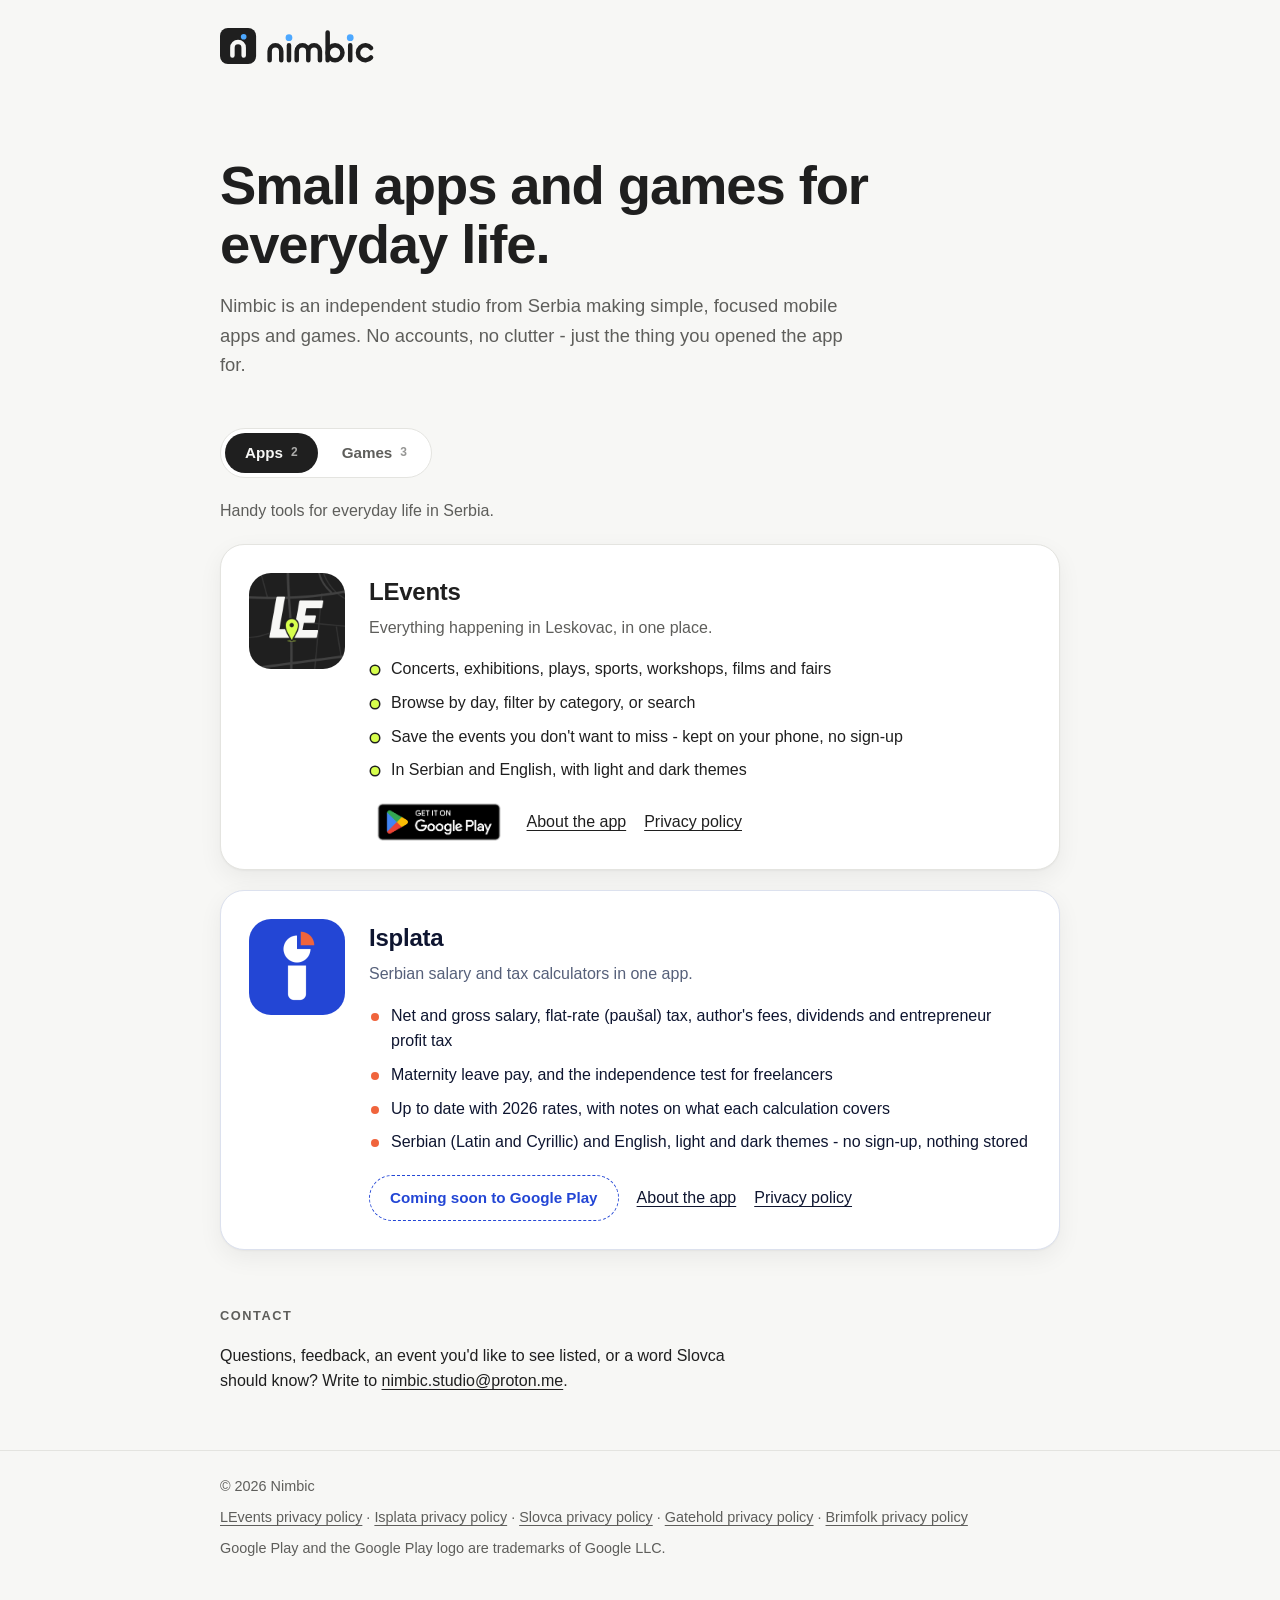
<file: index.html>
<!DOCTYPE html>
<html lang="en">
<head>
<meta charset="UTF-8">
<meta name="viewport" content="width=device-width, initial-scale=1.0">
<title>Nimbic</title>
<meta name="description" content="Nimbic makes small, focused mobile apps and games: LEvents, everything happening in Leskovac in one place, Isplata, Serbian salary and tax calculators, Slovca, a daily word puzzle in Serbian, Gatehold, a roguelike deckbuilder, and Brimfolk, a turn-based adventure with animal heroes.">
<link rel="icon" type="image/svg+xml" href="brand/nimbic-mark.svg">
<link rel="icon" type="image/png" sizes="32x32" href="brand/nimbic-mark-32.png">
<link rel="apple-touch-icon" href="brand/nimbic-mark-180.png">
<meta property="og:title" content="Nimbic">
<meta property="og:description" content="Small apps and games for everyday life.">
<meta property="og:type" content="website">
<meta property="og:url" content="https://nimbic-studio.github.io/">
<meta property="og:image" content="https://nimbic-studio.github.io/brand/nimbic-social.png">
<meta property="og:image:width" content="1200">
<meta property="og:image:height" content="630">
<meta name="twitter:card" content="summary_large_image">
<style>
  :root {
    --bg: #F7F7F5;
    --surface: #FFFFFF;
    --text: #1F1F1F;
    --muted: #5E5E5B;
    --line: #E4E4E0;
    --accent: #4DA8FF;
    --accent-ink: #1F1F1F;
    --shadow: 0 1px 2px rgba(0,0,0,.04), 0 8px 24px rgba(0,0,0,.06);
  }
  @media (prefers-color-scheme: dark) {
    :root {
      --bg: #161616;
      --surface: #1F1F1F;
      --text: #F7F7F5;
      --muted: #A3A39E;
      --line: #2E2E2E;
      --shadow: 0 1px 2px rgba(0,0,0,.3), 0 8px 24px rgba(0,0,0,.3);
    }
  }
  * { box-sizing: border-box; }
  html { -webkit-text-size-adjust: 100%; }
  body {
    margin: 0;
    background: var(--bg);
    color: var(--text);
    font-family: "Segoe UI", -apple-system, Roboto, "Open Sans", Arial, sans-serif;
    line-height: 1.6;
  }
  [hidden] { display: none !important; }
  .wrap { max-width: 880px; margin: 0 auto; padding: 0 20px; }
  a { color: inherit; text-underline-offset: 3px; }
  a:hover { text-decoration-thickness: 2px; }

  header { padding: 28px 0; }
  .brand { display: inline-block; line-height: 0; }
  .brand img { height: 36px; width: auto; }

  .hero { padding: 56px 0 48px; }
  .hero h1 { font-size: clamp(2.2rem, 6vw, 3.4rem); line-height: 1.1; letter-spacing: -.02em; margin: 0 0 16px; font-weight: 700; }
  .hero p { font-size: 1.15rem; color: var(--muted); max-width: 34em; margin: 0; }

  h2 { font-size: .8rem; text-transform: uppercase; letter-spacing: .12em; color: var(--muted); font-weight: 600; margin: 0 0 16px; }

  /* Apps / Games switcher. Without JS the tabs stay hidden and both sections show. */
  .tabs { display: inline-flex; gap: 4px; padding: 4px; margin: 0 0 20px; background: var(--surface); border: 1px solid var(--line); border-radius: 999px; }
  .tabs a {
    display: inline-flex; align-items: center; gap: 8px;
    padding: 8px 20px; border-radius: 999px; text-decoration: none;
    font-weight: 600; font-size: .95rem; color: var(--muted);
  }
  .tabs a:hover { color: var(--text); }
  .tabs a[aria-selected="true"] { background: var(--text); color: var(--bg); }
  .tabs a:focus-visible { outline: 2px solid var(--text); outline-offset: 2px; }
  .tabs .count { font-size: .75rem; opacity: .65; }
  .js .panel > h2 { position: absolute; width: 1px; height: 1px; overflow: hidden; clip: rect(0 0 0 0); white-space: nowrap; }
  .panel-intro { margin: 0 0 20px; color: var(--muted); max-width: 38em; }

  /* Each card wears its own product's palette (from each project's brand docs). */
  .app {
    --c-bg: var(--surface); --c-line: var(--line); --c-text: var(--text); --c-muted: var(--muted);
    --c-brand: var(--text); --c-dot: var(--accent); --c-dot-ring: var(--text);
    background: var(--c-bg);
    color: var(--c-text);
    border: 1px solid var(--c-line);
    border-radius: 24px;
    box-shadow: var(--shadow);
    padding: 28px;
    display: grid;
    grid-template-columns: 96px 1fr;
    gap: 24px;
  }
  .app + .app { margin-top: 20px; }
  .app img { width: 96px; height: 96px; border-radius: 22px; display: block; }
  .app h3 { margin: 0 0 4px; font-size: 1.5rem; letter-spacing: -.01em; }
  .app h3 a { text-decoration: none; }
  .app h3 a:hover { text-decoration: underline; }
  .app .tagline { margin: 0 0 16px; color: var(--c-muted); }
  .app ul { margin: 0 0 20px; padding: 0; list-style: none; display: grid; gap: 8px; }
  .app li { padding-left: 22px; position: relative; }
  .app li::before { content: ""; position: absolute; left: 2px; top: .62em; width: 8px; height: 8px; border-radius: 50%; background: var(--c-dot); box-shadow: 0 0 0 1.5px var(--c-dot-ring); }
  .actions { display: flex; flex-wrap: wrap; gap: 10px 18px; align-items: center; }
  .pill {
    display: inline-block; padding: 10px 20px; border-radius: 999px;
    background: var(--accent); color: var(--accent-ink);
    font-weight: 600; text-decoration: none; font-size: .95rem;
  }
  .pill.soon { background: transparent; color: var(--c-brand); border: 1.5px dashed currentColor; }
  /* Official store badges, unmodified; Google's PNG has transparent padding built in, so it's set taller */
  .badge { display: inline-block; line-height: 0; }
  .badge .gp { height: 54px; width: auto; margin: -8px 0; }
  .badge .itch { height: 38px; width: auto; }

  /* LEvents: charcoal, off-white, lime pin (lime gets a charcoal outline on light) */
  .app.levents { --c-bg: #FFFFFF; --c-line: #E4E4E0; --c-text: #1F1F1F; --c-muted: #5E5E5B; --c-brand: #1F1F1F; --c-dot: #D7FF4D; --c-dot-ring: #1F1F1F; }
  /* Isplata: "Signal" */
  .app.isplata { --c-bg: #FFFFFF; --c-line: #DCE1EE; --c-text: #0E1530; --c-muted: #56607A; --c-brand: #2346D5; --c-dot: #F0643C; --c-dot-ring: transparent; }
  /* Slovca: Paprika (light theme) */
  .app.slovca { --c-bg: #FFF3E2; --c-line: #E9D9C6; --c-text: #2A1E17; --c-muted: #6F5F53; --c-brand: #C8412B; --c-dot: #F0B43C; --c-dot-ring: transparent; }
  /* Gatehold: night sky, stone, torch gold (dark-only game, same in both themes) */
  .app.gatehold { --c-bg: #1E222A; --c-line: #343A46; --c-text: #ECE7DC; --c-muted: #A3A9B5; --c-brand: #D9A441; --c-dot: #D9A441; --c-dot-ring: transparent; }
  /* Brimfolk: navy panels, gold, cream (dark-only game, same in both themes) */
  .app.brimfolk { --c-bg: #1E2A4A; --c-line: #2E3F68; --c-text: #FFF4DA; --c-muted: #A9B4D0; --c-brand: #FFC94D; --c-dot: #FFC94D; --c-dot-ring: transparent; }
  @media (prefers-color-scheme: dark) {
    .app.levents { --c-bg: #1F1F1F; --c-line: #343434; --c-text: #F7F7F5; --c-muted: #A3A39E; --c-brand: #D7FF4D; --c-dot-ring: transparent; }
    .app.isplata { --c-bg: #131A2E; --c-line: #242C46; --c-text: #EEF1FA; --c-muted: #9AA3BD; --c-brand: #7F9BFF; --c-dot: #FF8A66; }
    /* Slovca: Dunav (dark theme) */
    .app.slovca { --c-bg: #133647; --c-line: #1F4557; --c-text: #F4F1EA; --c-muted: #9FB6C2; --c-brand: #FFB547; --c-dot: #138F86; }
  }

  section { padding: 0 0 56px; }
  .contact p { margin: 0; max-width: 34em; }

  footer { border-top: 1px solid var(--line); padding: 24px 0 40px; color: var(--muted); font-size: .9rem; }
  footer .wrap { display: flex; flex-wrap: wrap; gap: 8px 24px; justify-content: space-between; }

  @media (max-width: 560px) {
    .app { grid-template-columns: 1fr; padding: 22px; gap: 16px; }
    .app img { width: 72px; height: 72px; border-radius: 16px; }
    .hero { padding: 32px 0 36px; }
    .tabs { display: flex; }
    .tabs a { flex: 1; justify-content: center; }
  }
</style>
</head>
<body>

<header>
  <div class="wrap">
    <a class="brand" href="./"><picture><source srcset="brand/nimbic-logo-dark.svg" media="(prefers-color-scheme: dark)"><img src="brand/nimbic-logo.svg" alt="Nimbic" width="156" height="36"></picture></a>
  </div>
</header>

<main>
  <div class="wrap">
    <div class="hero">
      <h1>Small apps and games for everyday life.</h1>
      <p>Nimbic is an independent studio from Serbia making simple, focused mobile apps and games. No accounts, no clutter - just the thing you opened the app for.</p>
    </div>

    <nav class="tabs" role="tablist" aria-label="Browse" hidden>
      <a href="#apps" role="tab" id="tab-apps" aria-controls="apps" aria-selected="true">Apps <span class="count">2</span></a>
      <a href="#games" role="tab" id="tab-games" aria-controls="games" aria-selected="false">Games <span class="count">3</span></a>
    </nav>

    <section class="panel" id="apps" role="tabpanel" aria-labelledby="tab-apps">
      <h2>Apps</h2>
      <p class="panel-intro">Handy tools for everyday life in Serbia.</p>
      <article class="app levents">
        <img src="img/levents-icon.png" alt="LEvents app icon">
        <div>
          <h3><a href="levents/">LEvents</a></h3>
          <p class="tagline">Everything happening in Leskovac, in one place.</p>
          <ul>
            <li>Concerts, exhibitions, plays, sports, workshops, films and fairs</li>
            <li>Browse by day, filter by category, or search</li>
            <li>Save the events you don't want to miss - kept on your phone, no sign-up</li>
            <li>In Serbian and English, with light and dark themes</li>
          </ul>
          <div class="actions">
            <a class="badge" href="https://play.google.com/store/apps/details?id=rs.levents.app"><img class="gp" src="img/google-play-badge.png" alt="Get it on Google Play" width="646" height="250"></a>
            <a href="levents/">About the app</a>
            <a href="levents/privacy/">Privacy policy</a>
          </div>
        </div>
      </article>
      <article class="app isplata">
        <img src="img/isplata-icon.png" alt="Isplata app icon">
        <div>
          <h3><a href="isplata/">Isplata</a></h3>
          <p class="tagline">Serbian salary and tax calculators in one app.</p>
          <ul>
            <li>Net and gross salary, flat-rate (paušal) tax, author's fees, dividends and entrepreneur profit tax</li>
            <li>Maternity leave pay, and the independence test for freelancers</li>
            <li>Up to date with 2026 rates, with notes on what each calculation covers</li>
            <li>Serbian (Latin and Cyrillic) and English, light and dark themes - no sign-up, nothing stored</li>
          </ul>
          <div class="actions">
            <span class="pill soon">Coming soon to Google Play</span>
            <a href="isplata/">About the app</a>
            <a href="isplata/privacy/">Privacy policy</a>
          </div>
        </div>
      </article>
    </section>

    <section class="panel" id="games" role="tabpanel" aria-labelledby="tab-games">
      <h2>Games</h2>
      <p class="panel-intro">From a daily word puzzle to deckbuilding and turn-based battles.</p>
      <article class="app slovca">
        <img src="img/slovca-icon.png" alt="Slovca app icon">
        <div>
          <h3><a href="slovca/">Slovca</a></h3>
          <p class="tagline">A daily word puzzle in Serbian.</p>
          <ul>
            <li>Guess the hidden word in six tries - the same daily word for everyone</li>
            <li>Keep your streak going, and catch up on missed days from the calendar</li>
            <li>Endless play, 4- and 6-letter words, two words at once, and a 3-minute blitz</li>
            <li>Cyrillic or Latin, colour-blind mode, light and dark themes - no sign-up</li>
          </ul>
          <div class="actions">
            <span class="pill soon">Coming soon to Google Play</span>
            <a href="slovca/">About the game</a>
            <a href="slovca/privacy/">Privacy policy</a>
          </div>
        </div>
      </article>
      <article class="app gatehold">
        <img src="img/gatehold-icon.png" alt="Gatehold game icon">
        <div>
          <h3><a href="gatehold/">Gatehold</a></h3>
          <p class="tagline">Hold the wall. A roguelike deckbuilder for phone and PC.</p>
          <ul>
            <li>Enemies march down the lanes toward your castle - play cards, set traps and aim the Ballista</li>
            <li>Pick a champion and two companions - every champion has a unique bond with every companion</li>
            <li>7 regions, 160 cards, a branching map every run, and daily and weekly challenges</li>
            <li>See every hit before you end your turn, and pick up a run exactly where you left it</li>
          </ul>
          <div class="actions">
            <span class="pill soon">Coming soon to Google Play and Steam</span>
            <a class="badge" href="https://nimbicstudio.itch.io/gatehold"><img class="itch" src="img/itchio-badge.svg" alt="Available on itch.io" width="740" height="228"></a>
            <a href="gatehold/">About the game</a>
            <a href="gatehold/privacy/">Privacy policy</a>
          </div>
        </div>
      </article>
      <article class="app brimfolk">
        <img src="img/brimfolk-icon.png" alt="Brimfolk game icon">
        <div>
          <h3>Brimfolk</h3>
          <p class="tagline">A turn-based adventure with a band of animal heroes.</p>
          <ul>
            <li>Lead a hedgehog, a frog, a mushroom and friends against the rat hordes across three regions</li>
            <li>Tap an enemy to attack or an ally to support, and fill the Surge meter for a big special</li>
            <li>Swap hats to change class, collect gear and craft new pieces in the Forge</li>
            <li>Boss dungeons, daily rewards and auto battle - progress saved on your phone, no sign-up</li>
          </ul>
          <div class="actions">
            <span class="pill soon">Coming soon to Google Play</span>
            <a href="brimfolk/privacy/">Privacy policy</a>
          </div>
        </div>
      </article>
    </section>

    <section class="contact" aria-labelledby="contact">
      <h2 id="contact">Contact</h2>
      <p>Questions, feedback, an event you'd like to see listed, or a word Slovca should know? Write to <a href="mailto:nimbic.studio@proton.me">nimbic.studio@proton.me</a>.</p>
    </section>
  </div>
</main>

<footer>
  <div class="wrap">
    <span>&copy; 2026 Nimbic</span>
    <span><a href="levents/privacy/">LEvents privacy policy</a> &middot; <a href="isplata/privacy/">Isplata privacy policy</a> &middot; <a href="slovca/privacy/">Slovca privacy policy</a> &middot; <a href="gatehold/privacy/">Gatehold privacy policy</a> &middot; <a href="brimfolk/privacy/">Brimfolk privacy policy</a></span>
    <span>Google Play and the Google Play logo are trademarks of Google LLC.</span>
  </div>
</footer>

<script>
(function () {
  var nav = document.querySelector('.tabs');
  var tabs = [].slice.call(nav.querySelectorAll('[role="tab"]'));
  document.documentElement.classList.add('js');
  nav.hidden = false;

  function show(id, focus) {
    tabs.forEach(function (t) {
      var on = t.getAttribute('aria-controls') === id;
      t.setAttribute('aria-selected', on ? 'true' : 'false');
      t.tabIndex = on ? 0 : -1;
      document.getElementById(t.getAttribute('aria-controls')).hidden = !on;
      if (on && focus) t.focus();
    });
  }
  function select(id, focus) {
    history.replaceState(null, '', '#' + id);
    show(id, focus);
  }
  function fromHash() { show(location.hash === '#games' ? 'games' : 'apps'); }

  tabs.forEach(function (t, i) {
    t.addEventListener('click', function (e) {
      e.preventDefault();
      select(t.getAttribute('aria-controls'));
    });
    t.addEventListener('keydown', function (e) {
      if (e.key !== 'ArrowRight' && e.key !== 'ArrowLeft') return;
      e.preventDefault();
      var next = tabs[(i + (e.key === 'ArrowRight' ? 1 : tabs.length - 1)) % tabs.length];
      select(next.getAttribute('aria-controls'), true);
    });
  });
  window.addEventListener('hashchange', fromHash);
  fromHash();
})();
</script>

</body>
</html>
</file>
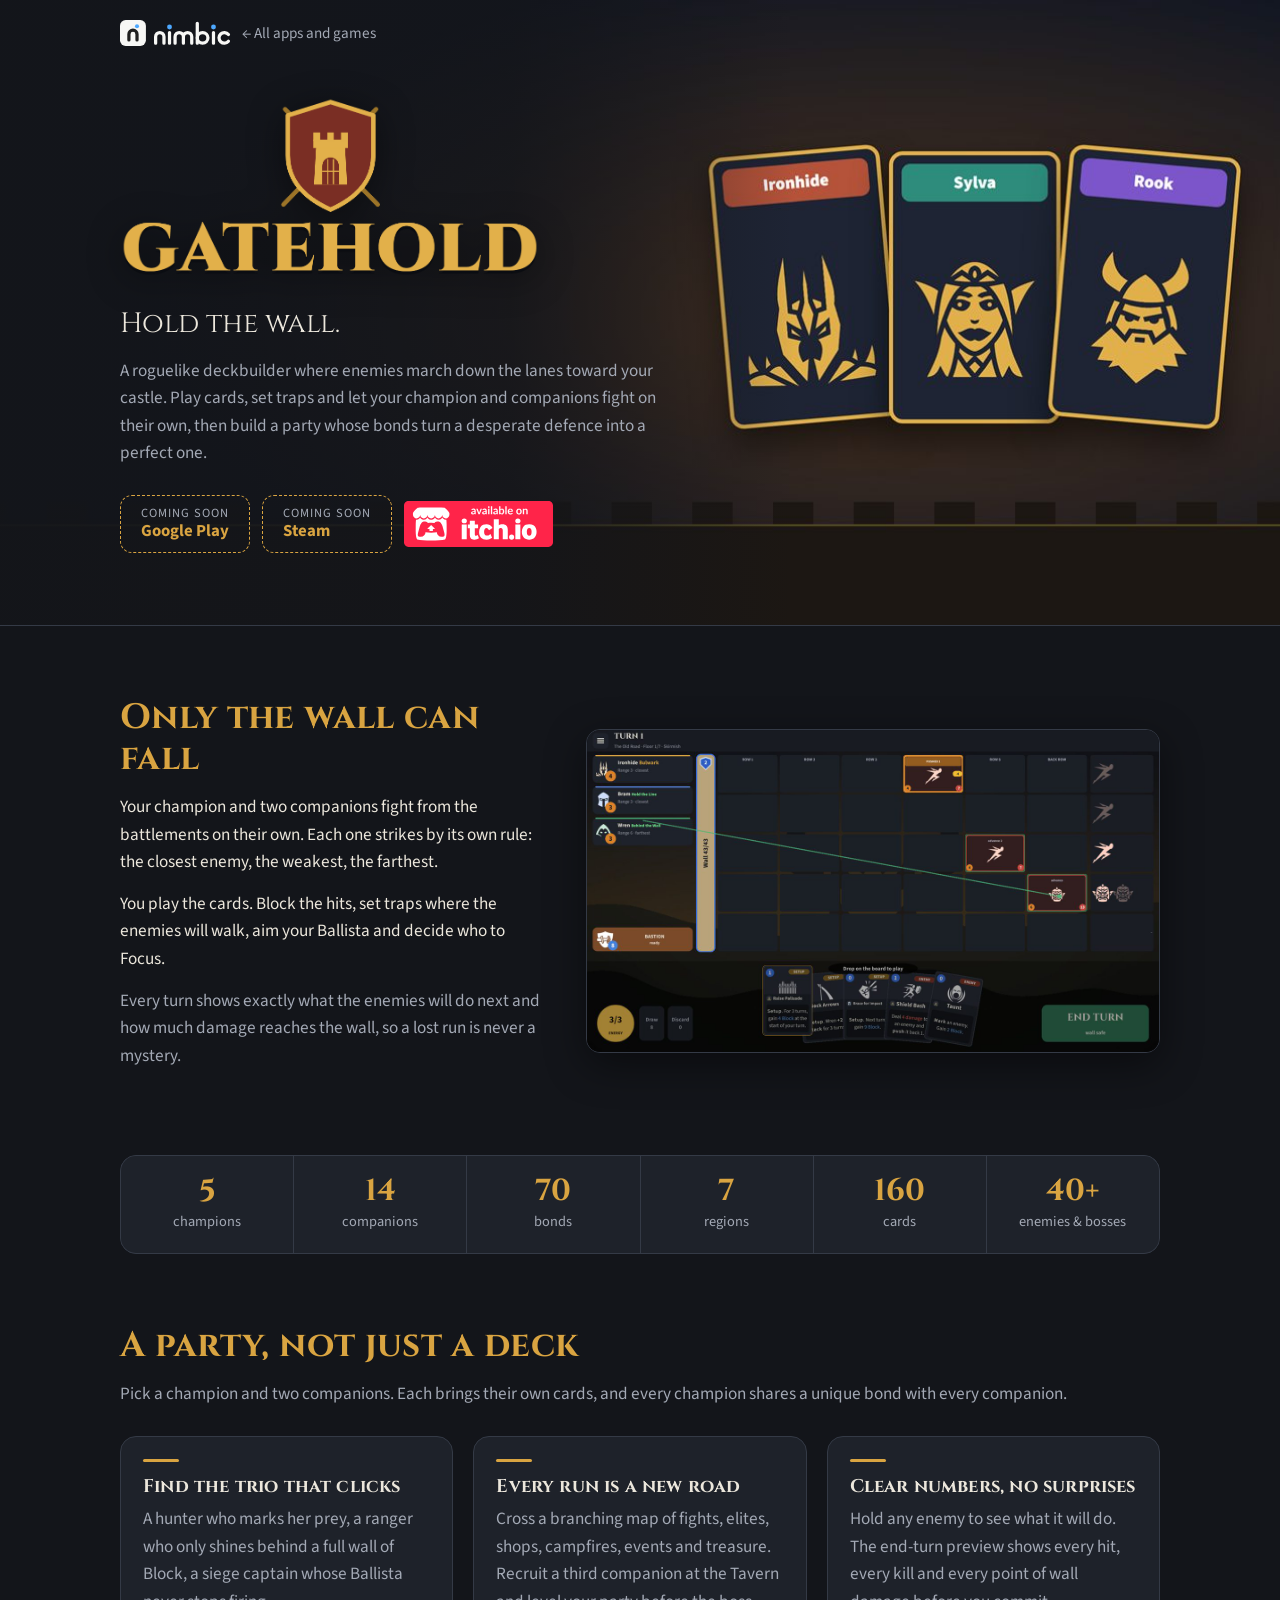
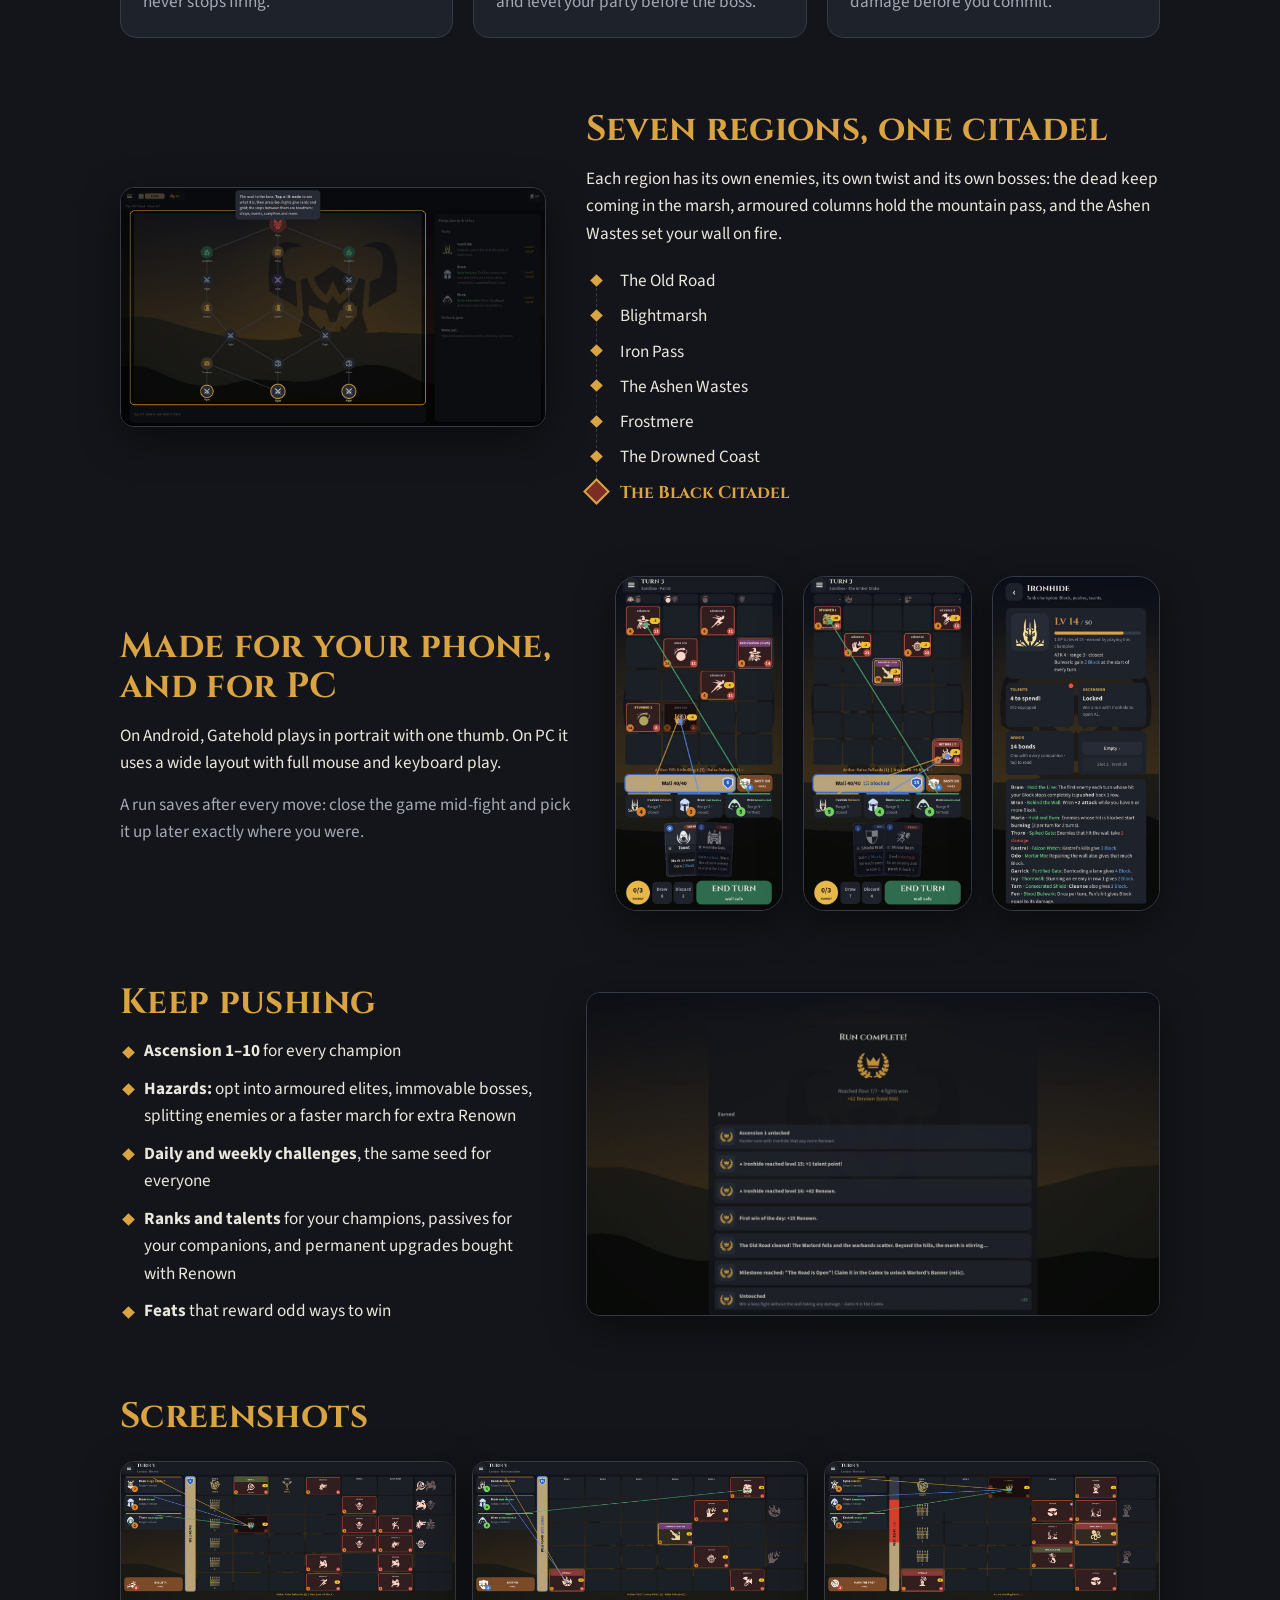
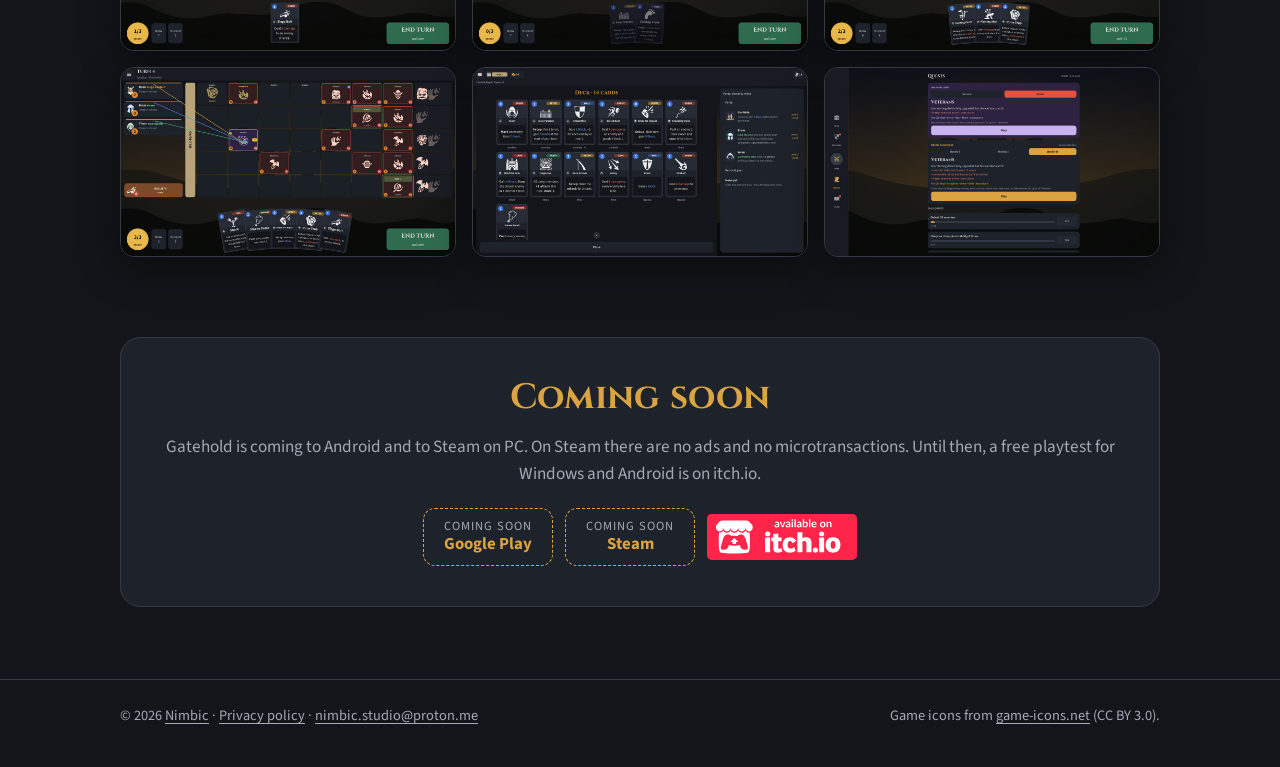
<file: gatehold/index.html>
<!DOCTYPE html>
<html lang="en">
<head>
<meta charset="UTF-8">
<meta name="viewport" content="width=device-width, initial-scale=1.0">
<title>Gatehold - Hold the wall</title>
<meta name="description" content="Gatehold is a roguelike deckbuilder where enemies march down the lanes toward your castle. Play cards, set traps and build a party whose bonds turn a desperate defence into a perfect one. Coming soon to Android and Steam.">
<meta name="theme-color" content="#13151A">
<link rel="icon" type="image/png" href="../img/gatehold-icon.png">
<link rel="apple-touch-icon" href="../img/gatehold-icon.png">
<meta property="og:title" content="Gatehold - Hold the wall">
<meta property="og:description" content="A roguelike deckbuilder where only the wall can fall. Coming soon to Android and Steam.">
<meta property="og:type" content="website">
<meta property="og:url" content="https://nimbic-studio.github.io/gatehold/">
<meta property="og:image" content="https://nimbic-studio.github.io/gatehold/img/pc-battle.jpg">
<meta property="og:image:width" content="1280">
<meta property="og:image:height" content="720">
<meta name="twitter:card" content="summary_large_image">
<link rel="preconnect" href="https://fonts.googleapis.com">
<link rel="preconnect" href="https://fonts.gstatic.com" crossorigin>
<link href="https://fonts.googleapis.com/css2?family=Cinzel:wght@600;700&family=Source+Sans+3:wght@400;600;700&display=swap" rel="stylesheet">
<link rel="stylesheet" href="../assets/product.css">
<style>
  /* Gatehold's own palette (Game/Assets/Resources/UI/Theme.asset). The game is dark-only, so the page is too. */
  :root {
    color-scheme: dark;
    --bg: #13151A;
    --surface: #1E222A;
    --raised: #262B35;
    --line: #343A46;
    --text: #ECE7DC;
    --muted: #A3A9B5;
    --accent: #D9A441;
    --accent-ink: #1A1408;
    --heading: #D9A441;
    --crest: #7B2D26;
    --display: Cinzel, Georgia, serif;
    --body: "Source Sans 3", "Segoe UI", -apple-system, Roboto, Arial, sans-serif;
    --shadow: 0 12px 40px rgba(0,0,0,.45);
  }
  h1, h2, h3 { letter-spacing: .01em; }

  /* Hero: the Steam library banner (cards on the right), crest + pitch on the left */
  .hero {
    position: relative;
    background: #161922 url("img/hero.jpg") right -300px center / auto 100% no-repeat;
    border-bottom: 1px solid var(--line);
  }
  .hero::before {
    content: ""; position: absolute; inset: 0;
    background: linear-gradient(90deg, rgba(19,21,26,.95) 0%, rgba(19,21,26,.8) 40%, rgba(19,21,26,0) 62%);
  }
  .hero .wrap { position: relative; padding-top: 96px; padding-bottom: 72px; }
  .hero .logo { width: min(420px, 80%); margin: 0 0 24px; filter: drop-shadow(0 6px 18px rgba(0,0,0,.45)); }
  .hero .tag { font-family: var(--display); font-size: clamp(1.3rem, 3.4vw, 1.75rem); margin: 0 0 10px; }
  .hero .pitch { max-width: 33em; color: var(--muted); margin: 0 0 28px; }
  .phone-split { grid-template-columns: minmax(0, 1fr) minmax(0, 1.2fr); }

  /* The regions as the road a campaign takes: plain text stops on a dashed line, not pills. */
  .route { margin: 22px 0 0; padding: 0; list-style: none; }
  .route li { position: relative; padding: 0 0 12px 34px; line-height: 1.35; }
  .route li::before { content: ""; position: absolute; left: 6px; top: .38em; width: 9px; height: 9px; transform: rotate(45deg); background: var(--accent); }
  .route li::after { content: ""; position: absolute; left: 10px; top: 1.1em; bottom: -.15em; border-left: 1.5px dashed var(--line); }
  .route li:last-child { padding-bottom: 0; color: var(--accent); font-family: var(--display); font-weight: 700; }
  .route li:last-child::before { left: 3px; top: .2em; width: 15px; height: 15px; background: var(--crest); box-shadow: 0 0 0 2px var(--accent); }
  .route li:last-child::after { display: none; }

  @media (max-width: 560px) {
    .hero { background-position: 88% 30%; }
    .hero::before { background: linear-gradient(180deg, rgba(19,21,26,.7) 0%, rgba(19,21,26,.92) 55%); }
    .hero .wrap { padding-top: 84px; padding-bottom: 48px; }
  }
</style>
</head>
<body>

<div class="topbar over">
  <div class="wrap">
    <a href="../"><img src="../brand/nimbic-logo-dark.svg" alt="Nimbic" width="113" height="26"><span>&larr; All apps and games</span></a>
  </div>
</div>

<header class="hero">
  <div class="wrap">
    <img class="logo" src="img/logo.png" alt="" width="939" height="407">
    <h1 class="sr-only">Gatehold</h1>
    <p class="tag">Hold the wall.</p>
    <p class="pitch">A roguelike deckbuilder where enemies march down the lanes toward your castle. Play cards, set traps and let your champion and companions fight on their own, then build a party whose bonds turn a desperate defence into a perfect one.</p>
    <div class="stores">
      <span class="store"><small>Coming soon</small><b>Google Play</b></span>
      <span class="store"><small>Coming soon</small><b>Steam</b></span>
      <a class="badge" href="https://nimbicstudio.itch.io/gatehold"><img class="itch" src="../img/itchio-badge.svg" alt="Available on itch.io" width="740" height="228"></a>
    </div>
  </div>
</header>

<main class="wrap">

  <section class="split" aria-labelledby="wall">
    <div>
      <h2 id="wall">Only the wall can fall</h2>
      <p>Your champion and two companions fight from the battlements on their own. Each one strikes by its own rule: the closest enemy, the weakest, the farthest.</p>
      <p>You play the cards. Block the hits, set traps where the enemies will walk, aim your Ballista and decide who to Focus.</p>
      <p class="muted">Every turn shows exactly what the enemies will do next and how much damage reaches the wall, so a lost run is never a mystery.</p>
    </div>
    <img class="shot" src="img/pc-battle.jpg" alt="A battle: the party on the left, enemies advancing down the lanes, and a hand of cards" width="1280" height="720" loading="lazy">
  </section>

  <div class="stats" role="list">
    <div role="listitem"><b>5</b><span>champions</span></div>
    <div role="listitem"><b>14</b><span>companions</span></div>
    <div role="listitem"><b>70</b><span>bonds</span></div>
    <div role="listitem"><b>7</b><span>regions</span></div>
    <div role="listitem"><b>160</b><span>cards</span></div>
    <div role="listitem"><b>40+</b><span>enemies &amp; bosses</span></div>
  </div>

  <section aria-labelledby="party">
    <h2 id="party">A party, not just a deck</h2>
    <p class="muted">Pick a champion and two companions. Each brings their own cards, and every champion shares a unique bond with every companion.</p>
    <div class="features">
      <div class="feature">
        <div class="rule"></div>
        <h3>Find the trio that clicks</h3>
        <p>A hunter who marks her prey, a ranger who only shines behind a full wall of Block, a siege captain whose Ballista never stops firing.</p>
      </div>
      <div class="feature">
        <div class="rule"></div>
        <h3>Every run is a new road</h3>
        <p>Cross a branching map of fights, elites, shops, campfires, events and treasure. Recruit a third companion at the Tavern and level your party before the boss.</p>
      </div>
      <div class="feature">
        <div class="rule"></div>
        <h3>Clear numbers, no surprises</h3>
        <p>Hold any enemy to see what it will do. The end-turn preview shows every hit, every kill and every point of wall damage before you commit.</p>
      </div>
    </div>
  </section>

  <section class="split" aria-labelledby="regions">
    <img class="shot" src="img/pc-map.jpg" alt="The run map: a branching road of fights, shops, campfires and events" width="1280" height="720" loading="lazy">
    <div>
      <h2 id="regions">Seven regions, one citadel</h2>
      <p>Each region has its own enemies, its own twist and its own bosses: the dead keep coming in the marsh, armoured columns hold the mountain pass, and the Ashen Wastes set your wall on fire.</p>
      <ol class="route" aria-label="The regions, in the order you reach them">
        <li>The Old Road</li>
        <li>Blightmarsh</li>
        <li>Iron Pass</li>
        <li>The Ashen Wastes</li>
        <li>Frostmere</li>
        <li>The Drowned Coast</li>
        <li>The Black Citadel</li>
      </ol>
    </div>
  </section>

  <section aria-labelledby="phone">
    <div class="split phone-split">
      <div>
        <h2 id="phone">Made for your phone, and for PC</h2>
        <p>On Android, Gatehold plays in portrait with one thumb. On PC it uses a wide layout with full mouse and keyboard play.</p>
        <p class="muted">A run saves after every move: close the game mid-fight and pick it up later exactly where you were.</p>
      </div>
      <div class="phones">
        <img class="shot" src="img/phone-battle.jpg" alt="A battle on a phone, in portrait" width="540" height="1080" loading="lazy">
        <img class="shot" src="img/phone-boss.jpg" alt="Fighting the Ember Drake on a phone" width="540" height="1080" loading="lazy">
        <img class="shot" src="img/phone-bonds.jpg" alt="A champion's page on a phone, listing their bonds with every companion" width="540" height="1080" loading="lazy">
      </div>
    </div>
  </section>

  <section class="split" aria-labelledby="pushing">
    <div>
      <h2 id="pushing">Keep pushing</h2>
      <ul class="list">
        <li><b>Ascension 1&ndash;10</b> for every champion</li>
        <li><b>Hazards:</b> opt into armoured elites, immovable bosses, splitting enemies or a faster march for extra Renown</li>
        <li><b>Daily and weekly challenges</b>, the same seed for everyone</li>
        <li><b>Ranks and talents</b> for your champions, passives for your companions, and permanent upgrades bought with Renown</li>
        <li><b>Feats</b> that reward odd ways to win</li>
      </ul>
    </div>
    <img class="shot" src="img/pc-run-end.jpg" alt="The end of a run: Ascension unlocked, champion levels and Renown earned" width="1280" height="720" loading="lazy">
  </section>

  <section aria-labelledby="shots">
    <h2 id="shots">Screenshots</h2>
    <div class="gallery">
      <a href="img/pc-traps.jpg"><img class="shot" src="img/pc-traps.jpg" alt="Spike traps and palisades across the lanes" width="1280" height="720" loading="lazy"></a>
      <a href="img/pc-boss-ember-drake.jpg"><img class="shot" src="img/pc-boss-ember-drake.jpg" alt="Boss fight: the Ember Drake" width="1280" height="720" loading="lazy"></a>
      <a href="img/pc-boss-kraken.jpg"><img class="shot" src="img/pc-boss-kraken.jpg" alt="Boss fight: the Kraken" width="1280" height="720" loading="lazy"></a>
      <a href="img/pc-ashen-elite.jpg"><img class="shot" src="img/pc-ashen-elite.jpg" alt="An elite fight in the Ashen Wastes" width="1280" height="720" loading="lazy"></a>
      <a href="img/pc-deck.jpg"><img class="shot" src="img/pc-deck.jpg" alt="Your deck and party during a run" width="1280" height="720" loading="lazy"></a>
      <a href="img/pc-quests.jpg"><img class="shot" src="img/pc-quests.jpg" alt="Daily and weekly challenges" width="1280" height="720" loading="lazy"></a>
    </div>
  </section>

  <div class="cta">
    <h2>Coming soon</h2>
    <p class="muted">Gatehold is coming to Android and to Steam on PC. On Steam there are no ads and no microtransactions. Until then, a free playtest for Windows and Android is on itch.io.</p>
    <div class="stores">
      <span class="store"><small>Coming soon</small><b>Google Play</b></span>
      <span class="store"><small>Coming soon</small><b>Steam</b></span>
      <a class="badge" href="https://nimbicstudio.itch.io/gatehold"><img class="itch" src="../img/itchio-badge.svg" alt="Available on itch.io" width="740" height="228"></a>
    </div>
  </div>

</main>

<footer>
  <div class="wrap">
    <p>&copy; 2026 <a href="../">Nimbic</a> &middot; <a href="privacy/">Privacy policy</a> &middot; <a href="mailto:nimbic.studio@proton.me">nimbic.studio@proton.me</a></p>
    <p>Game icons from <a href="https://game-icons.net/">game-icons.net</a> (CC BY 3.0).</p>
  </div>
</footer>

<script src="../assets/viewer.js"></script>

</body>
</html>
</file>
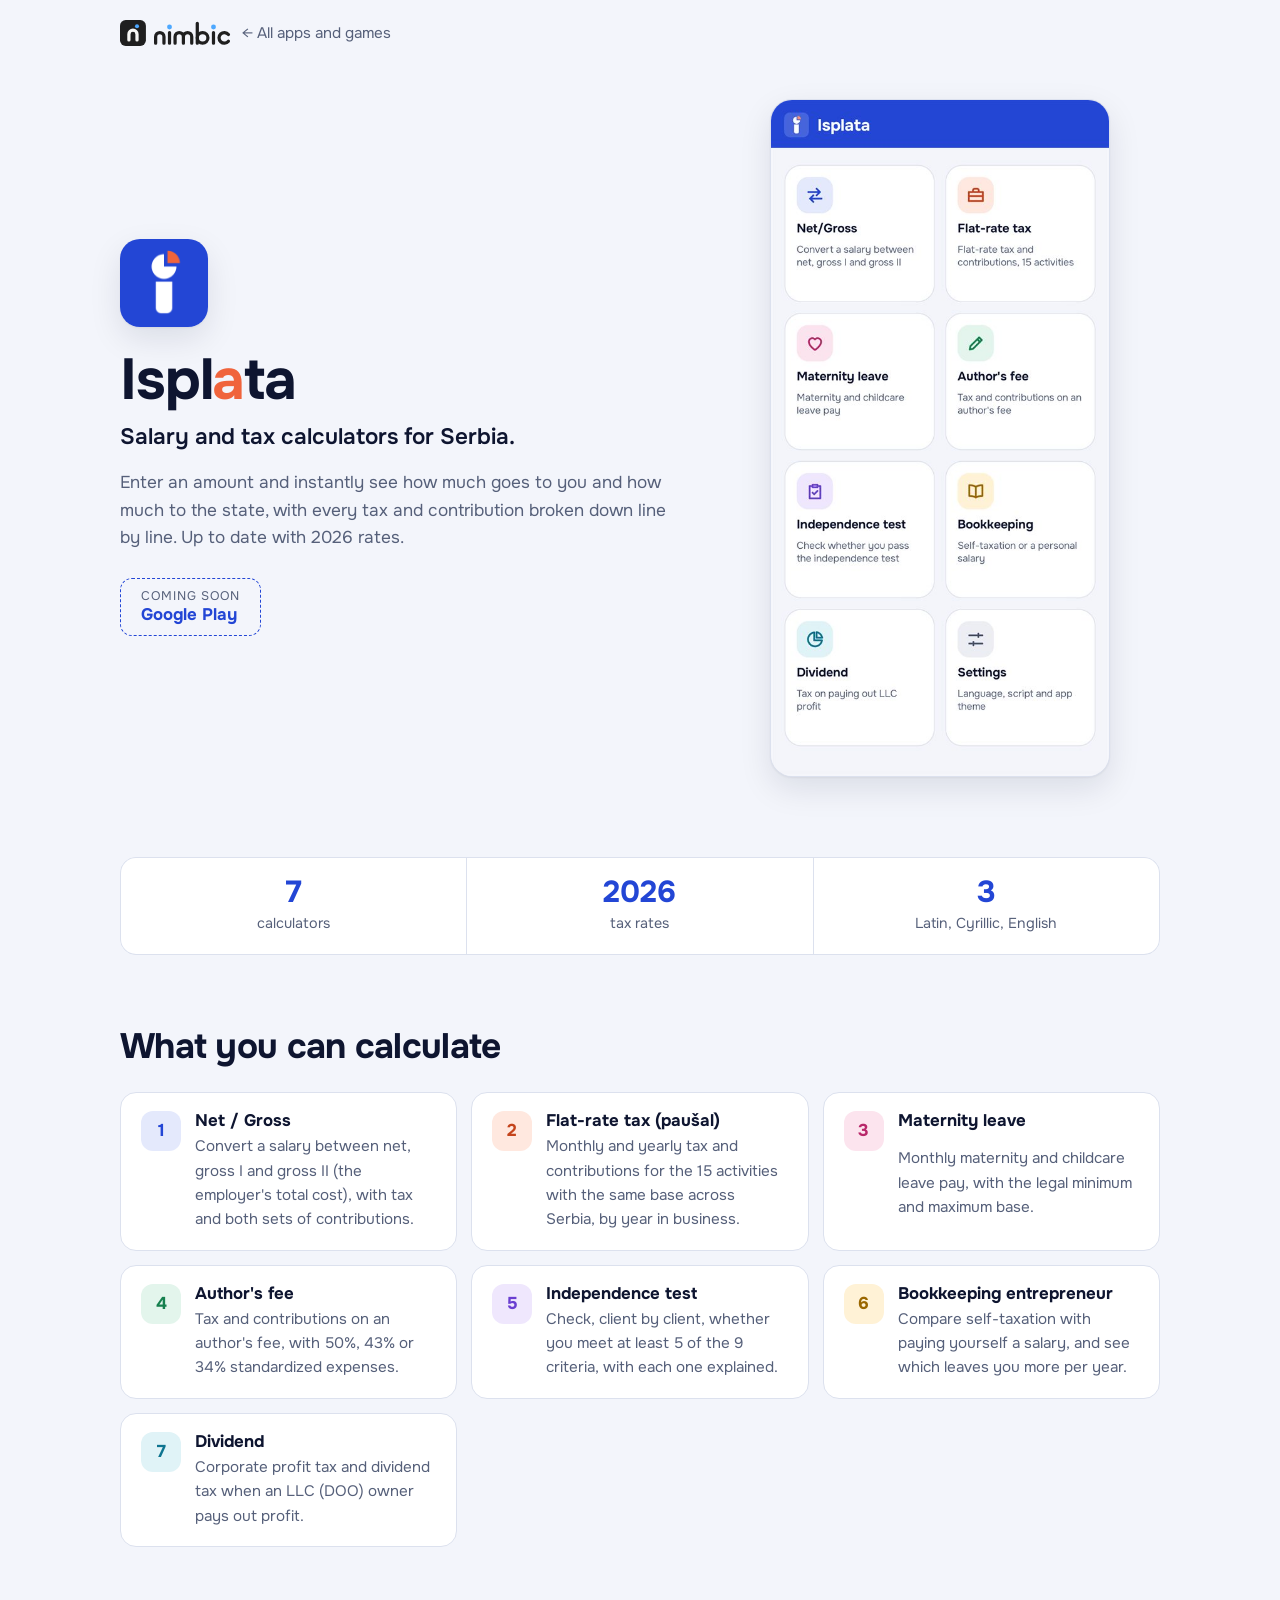
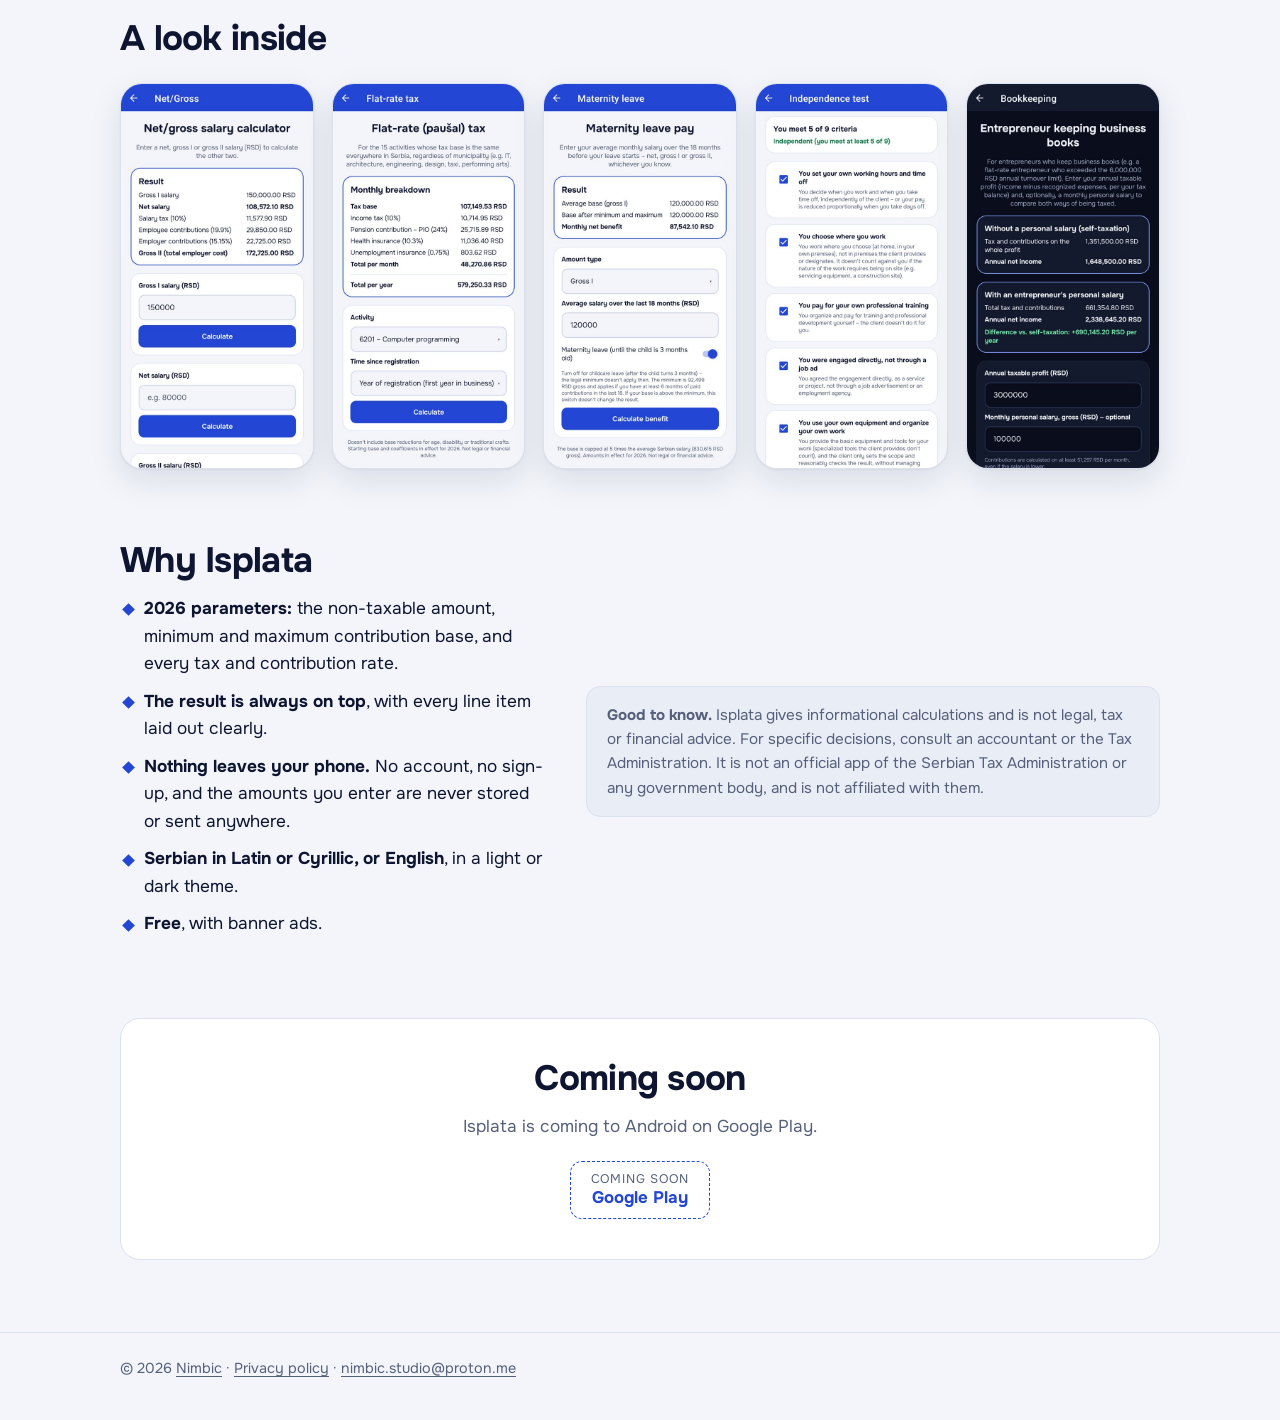
<file: isplata/index.html>
<!DOCTYPE html>
<html lang="en">
<head>
<meta charset="UTF-8">
<meta name="viewport" content="width=device-width, initial-scale=1.0">
<title>Isplata - Salary and tax calculators for Serbia</title>
<meta name="description" content="Isplata is a simple salary and tax calculator for Serbia: net and gross salary, flat-rate (paušal) tax, maternity leave, author's fees, the independence test, entrepreneur bookkeeping and dividends, with 2026 rates. Coming soon to Google Play.">
<link rel="icon" type="image/png" href="../img/isplata-icon.png">
<link rel="apple-touch-icon" href="../img/isplata-icon.png">
<meta property="og:title" content="Isplata - Salary and tax calculators for Serbia">
<meta property="og:description" content="Net/gross, paušal, maternity leave, author's fees, dividends and more, with 2026 rates. Coming soon to Google Play.">
<meta property="og:type" content="website">
<meta property="og:url" content="https://nimbic-studio.github.io/isplata/">
<meta property="og:image" content="https://nimbic-studio.github.io/isplata/img/feature.jpg">
<meta property="og:image:width" content="1024">
<meta property="og:image:height" content="500">
<meta name="twitter:card" content="summary_large_image">
<link rel="preconnect" href="https://fonts.googleapis.com">
<link rel="preconnect" href="https://fonts.gstatic.com" crossorigin>
<link href="https://fonts.googleapis.com/css2?family=Onest:wght@400;600;700&display=swap" rel="stylesheet">
<link rel="stylesheet" href="../assets/product.css">
<style>
  /* Isplata "Signal" palette (Isplata/docs/BRAND.md), light and dark like the app. */
  :root {
    color-scheme: light dark;
    --bg: #F3F5FB;
    --surface: #FFFFFF;
    --raised: #E9EDF6;
    --line: #DCE1EE;
    --text: #0E1530;
    --muted: #56607A;
    --accent: #2346D5;
    --accent-ink: #FFFFFF;
    --heading: #0E1530;
    --spark: #F0643C;
    --display: Onest, "Segoe UI", -apple-system, Roboto, Arial, sans-serif;
    --body: Onest, "Segoe UI", -apple-system, Roboto, Arial, sans-serif;
    --shadow: 0 1px 2px rgba(14,21,48,.05), 0 12px 32px rgba(14,21,48,.10);
    /* module tile colours: tint / ink */
    --m1: #E4E9FC; --m1i: #2346D5;
    --m2: #FFE8DF; --m2i: #C4441C;
    --m3: #FCE4EE; --m3i: #B8286A;
    --m4: #E3F5EC; --m4i: #16804F;
    --m5: #EFE7FD; --m5i: #6A3FD1;
    --m6: #FFF2D6; --m6i: #9A6700;
    --m7: #E0F3F7; --m7i: #0E7490;
  }
  @media (prefers-color-scheme: dark) {
    :root {
      --bg: #0A0E1C;
      --surface: #131A2E;
      --raised: #1A2238;
      --line: #242C46;
      --text: #EEF1FA;
      --muted: #9AA3BD;
      --accent: #7F9BFF;
      --accent-ink: #0A1235;
      --heading: #EEF1FA;
      --spark: #FF8A66;
      --shadow: 0 1px 2px rgba(0,0,0,.3), 0 12px 32px rgba(0,0,0,.4);
      --m1: #1C2650; --m1i: #9DB2FF;
      --m2: #3A1F16; --m2i: #FF9C7A;
      --m3: #3A1729; --m3i: #FF8DC0;
      --m4: #12331F; --m4i: #6ADFA0;
      --m5: #2A1D4D; --m5i: #B9A0FF;
      --m6: #3A2C0C; --m6i: #F5C451;
      --m7: #0F2F38; --m7i: #6ED3EA;
    }
  }
  h1, h2 { letter-spacing: -.02em; }
  .app-hero h1 .i { color: var(--spark); }
  .feature .rule { background: var(--spark); }

  /* The seven calculators, each in its tile colour from the app's hub */
  .modules { display: grid; grid-template-columns: repeat(auto-fill, minmax(min(100%, 300px), 1fr)); gap: 14px; margin-top: 24px; }
  .module { background: var(--surface); border: 1px solid var(--line); border-radius: 16px; padding: 18px 20px; display: grid; grid-template-columns: 40px 1fr; gap: 4px 14px; }
  .module .chip { grid-row: span 2; width: 40px; height: 40px; border-radius: 12px; background: var(--tint); display: grid; place-items: center; color: var(--ink); font-weight: 700; }
  .module h3 { margin: 0; font-size: 1.05rem; color: var(--text); }
  .module p { margin: 0; color: var(--muted); font-size: .95rem; }
</style>
</head>
<body>

<div class="topbar">
  <div class="wrap">
    <a href="../"><picture><source srcset="../brand/nimbic-logo-dark.svg" media="(prefers-color-scheme: dark)"><img src="../brand/nimbic-logo.svg" alt="Nimbic" width="113" height="26"></picture><span>&larr; All apps and games</span></a>
  </div>
</div>

<main>
  <header class="app-hero">
    <div class="wrap grid">
      <div>
        <img class="icon" src="../img/isplata-icon.png" alt="" width="88" height="88">
        <h1>Ispl<span class="i">a</span>ta</h1>
        <p class="tag">Salary and tax calculators for Serbia.</p>
        <p class="pitch">Enter an amount and instantly see how much goes to you and how much to the state, with every tax and contribution broken down line by line. Up to date with 2026 rates.</p>
        <div class="stores">
          <span class="store"><small>Coming soon</small><b>Google Play</b></span>
        </div>
      </div>
      <img class="shot lead" src="img/01-hub.jpg" alt="The home screen: all seven calculators and settings" width="540" height="1080">
    </div>
  </header>

  <div class="wrap">
    <div class="stats" style="--stats: 3">
      <div><b>7</b><span>calculators</span></div>
      <div><b>2026</b><span>tax rates</span></div>
      <div><b>3</b><span>Latin, Cyrillic, English</span></div>
    </div>

    <section aria-labelledby="calc">
      <h2 id="calc">What you can calculate</h2>
      <div class="modules">
        <div class="module" style="--tint: var(--m1); --ink: var(--m1i)"><span class="chip">1</span><h3>Net / Gross</h3><p>Convert a salary between net, gross I and gross II (the employer's total cost), with tax and both sets of contributions.</p></div>
        <div class="module" style="--tint: var(--m2); --ink: var(--m2i)"><span class="chip">2</span><h3>Flat-rate tax (paušal)</h3><p>Monthly and yearly tax and contributions for the 15 activities with the same base across Serbia, by year in business.</p></div>
        <div class="module" style="--tint: var(--m3); --ink: var(--m3i)"><span class="chip">3</span><h3>Maternity leave</h3><p>Monthly maternity and childcare leave pay, with the legal minimum and maximum base.</p></div>
        <div class="module" style="--tint: var(--m4); --ink: var(--m4i)"><span class="chip">4</span><h3>Author's fee</h3><p>Tax and contributions on an author's fee, with 50%, 43% or 34% standardized expenses.</p></div>
        <div class="module" style="--tint: var(--m5); --ink: var(--m5i)"><span class="chip">5</span><h3>Independence test</h3><p>Check, client by client, whether you meet at least 5 of the 9 criteria, with each one explained.</p></div>
        <div class="module" style="--tint: var(--m6); --ink: var(--m6i)"><span class="chip">6</span><h3>Bookkeeping entrepreneur</h3><p>Compare self-taxation with paying yourself a salary, and see which leaves you more per year.</p></div>
        <div class="module" style="--tint: var(--m7); --ink: var(--m7i)"><span class="chip">7</span><h3>Dividend</h3><p>Corporate profit tax and dividend tax when an LLC (DOO) owner pays out profit.</p></div>
      </div>
    </section>

    <section aria-labelledby="inside">
      <h2 id="inside">A look inside</h2>
      <div class="screens" style="--screens: 5">
        <img class="shot" src="img/02-neto-bruto.jpg" alt="Net/gross salary calculator with the full breakdown" width="540" height="1080" loading="lazy">
        <img class="shot" src="img/03-pausal.jpg" alt="Flat-rate (paušal) tax: monthly breakdown by activity" width="540" height="1080" loading="lazy">
        <img class="shot" src="img/04-porodiljsko.jpg" alt="Maternity leave pay" width="540" height="1080" loading="lazy">
        <img class="shot" src="img/05-samostalnost.jpg" alt="Independence test: 9 criteria, one by one" width="540" height="1080" loading="lazy">
        <img class="shot" src="img/06-knjige-dark.jpg" alt="Bookkeeping entrepreneur comparison, in the dark theme" width="540" height="1080" loading="lazy">
      </div>
    </section>

    <section class="split" aria-labelledby="why">
      <div>
        <h2 id="why">Why Isplata</h2>
        <ul class="list">
          <li><b>2026 parameters:</b> the non-taxable amount, minimum and maximum contribution base, and every tax and contribution rate.</li>
          <li><b>The result is always on top</b>, with every line item laid out clearly.</li>
          <li><b>Nothing leaves your phone.</b> No account, no sign-up, and the amounts you enter are never stored or sent anywhere.</li>
          <li><b>Serbian in Latin or Cyrillic, or English</b>, in a light or dark theme.</li>
          <li><b>Free</b>, with banner ads.</li>
        </ul>
      </div>
      <div class="note">
        <p><b>Good to know.</b> Isplata gives informational calculations and is not legal, tax or financial advice. For specific decisions, consult an accountant or the Tax Administration. It is not an official app of the Serbian Tax Administration or any government body, and is not affiliated with them.</p>
      </div>
    </section>

    <div class="cta">
      <h2>Coming soon</h2>
      <p class="muted">Isplata is coming to Android on Google Play.</p>
      <div class="stores">
        <span class="store"><small>Coming soon</small><b>Google Play</b></span>
      </div>
    </div>
  </div>
</main>

<footer>
  <div class="wrap">
    <p>&copy; 2026 <a href="../">Nimbic</a> &middot; <a href="privacy/">Privacy policy</a> &middot; <a href="mailto:nimbic.studio@proton.me">nimbic.studio@proton.me</a></p>
  </div>
</footer>

<script src="../assets/viewer.js"></script>
</body>
</html>
</file>
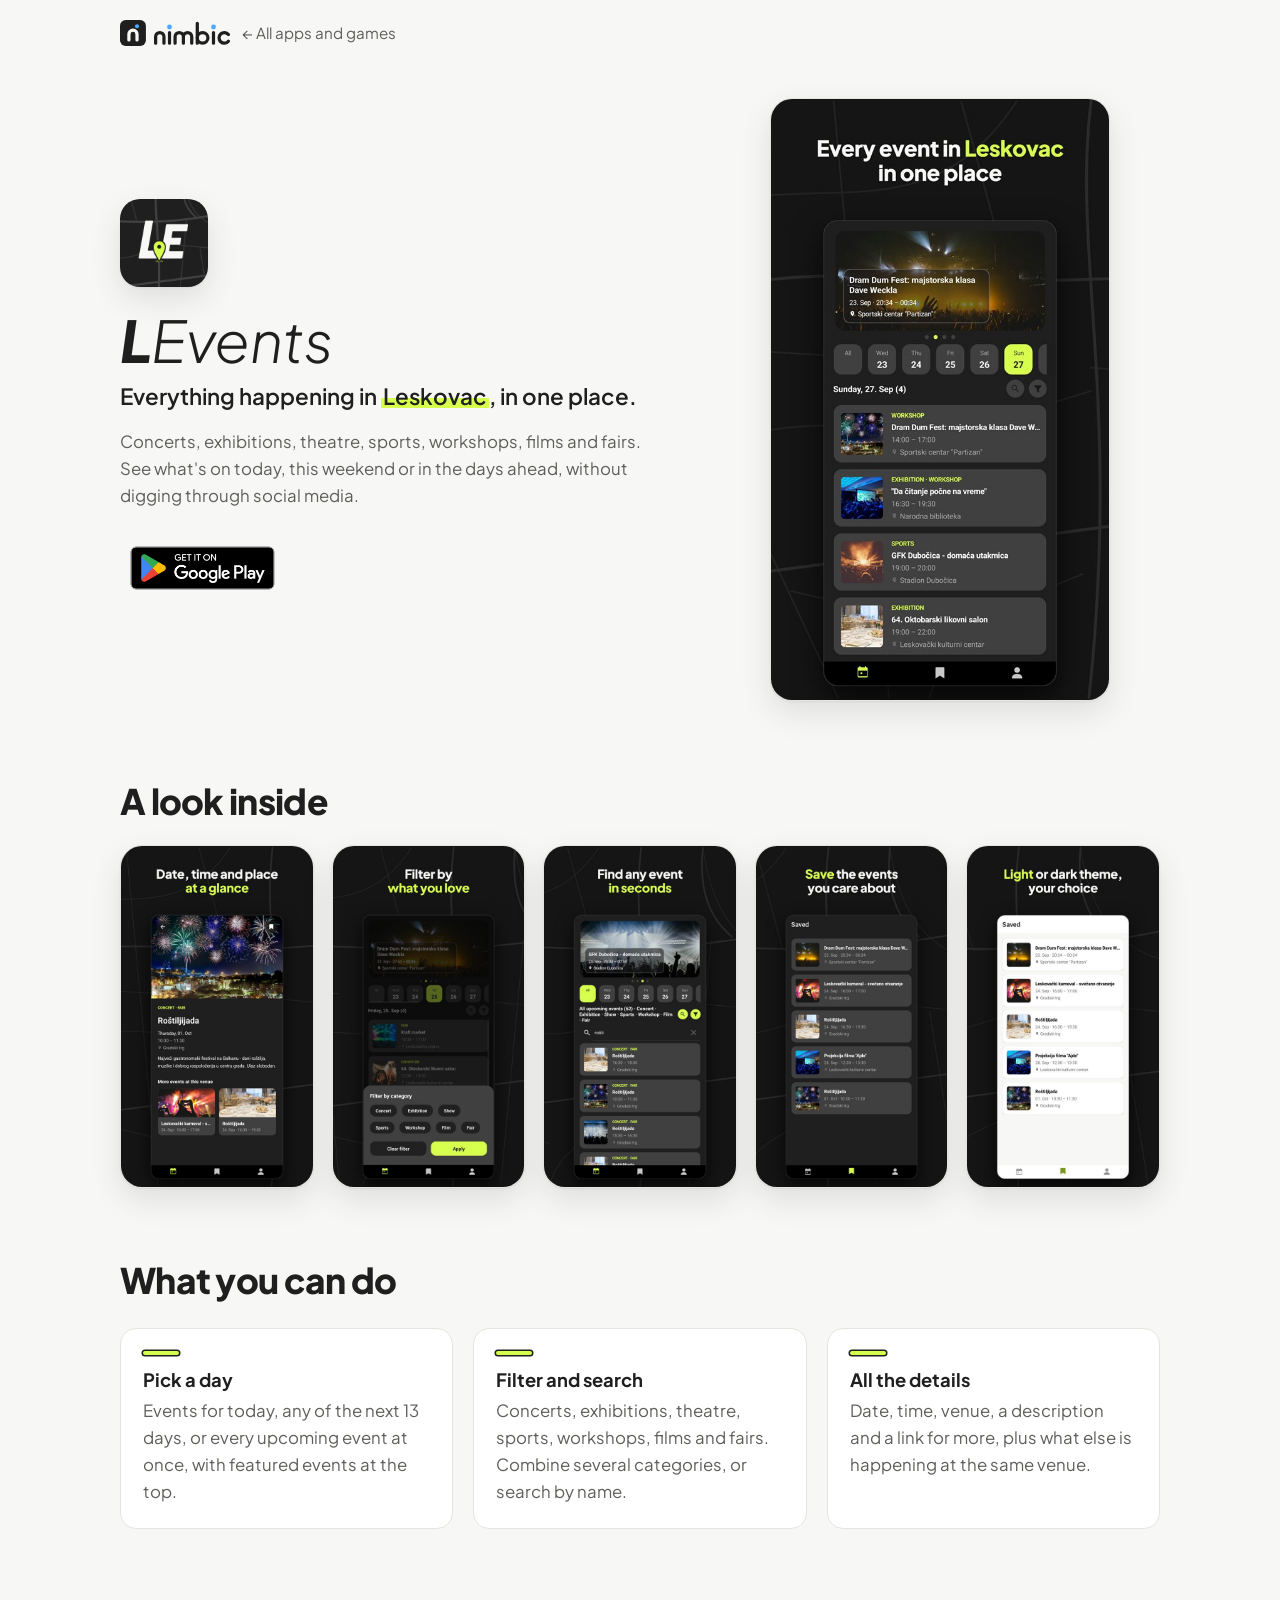
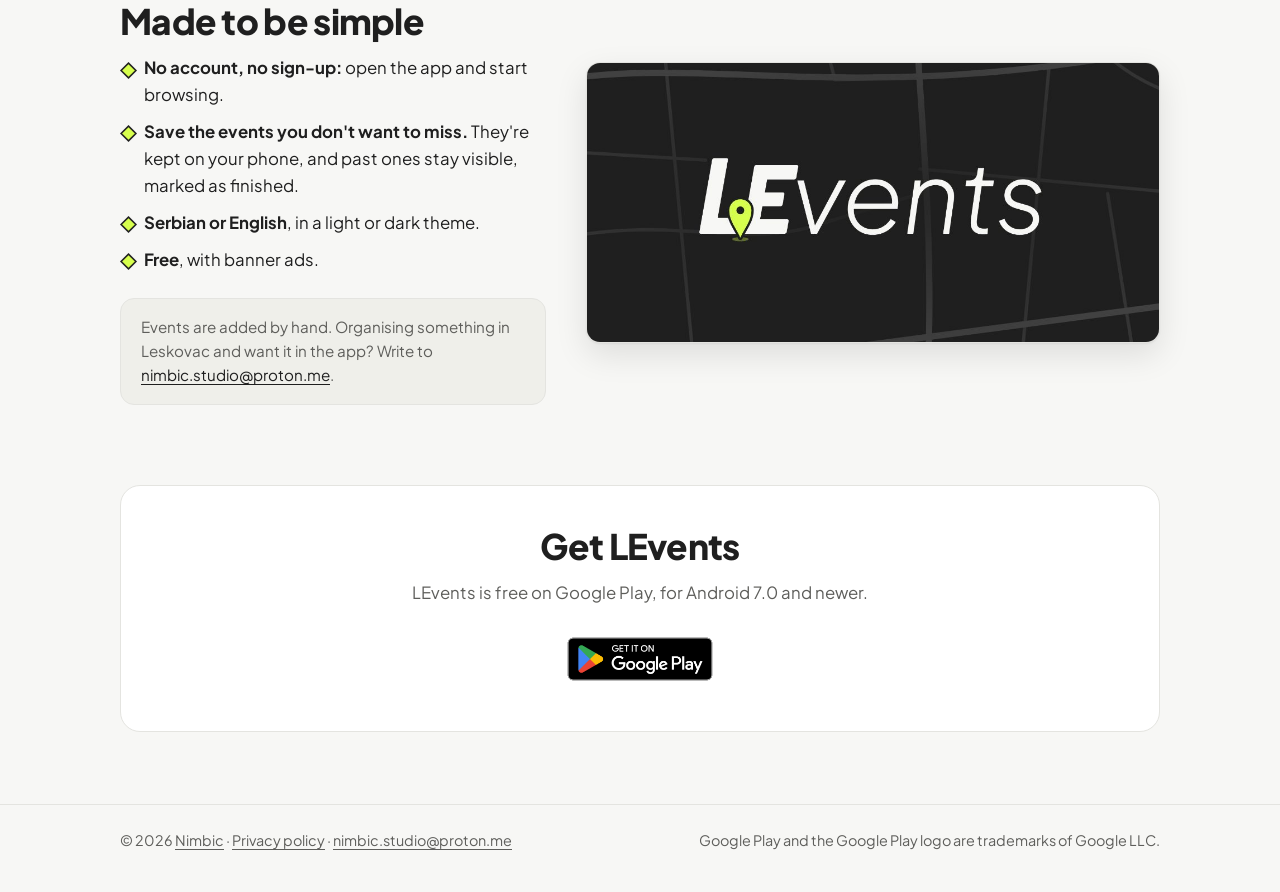
<file: levents/index.html>
<!DOCTYPE html>
<html lang="en">
<head>
<meta charset="UTF-8">
<meta name="viewport" content="width=device-width, initial-scale=1.0">
<title>LEvents - Everything happening in Leskovac</title>
<meta name="description" content="LEvents is your guide to events in Leskovac: concerts, exhibitions, theatre, sports, workshops, films and fairs in one place. No account, no sign-up. Free on Google Play.">
<link rel="icon" type="image/png" href="../img/levents-icon.png">
<link rel="apple-touch-icon" href="../img/levents-icon.png">
<meta property="og:title" content="LEvents - Everything happening in Leskovac">
<meta property="og:description" content="Concerts, exhibitions, theatre and sports in Leskovac, in one place. Free on Google Play.">
<meta property="og:type" content="website">
<meta property="og:url" content="https://nimbic-studio.github.io/levents/">
<meta property="og:image" content="https://nimbic-studio.github.io/levents/img/feature.jpg">
<meta property="og:image:width" content="1024">
<meta property="og:image:height" content="500">
<meta name="twitter:card" content="summary_large_image">
<link rel="preconnect" href="https://fonts.googleapis.com">
<link rel="preconnect" href="https://fonts.gstatic.com" crossorigin>
<link href="https://fonts.googleapis.com/css2?family=Plus+Jakarta+Sans:ital,wght@0,400;0,600;0,700;0,800;1,300&display=swap" rel="stylesheet">
<link rel="stylesheet" href="../assets/product.css">
<style>
  /* LEvents brand (LEvents/brand/README.md): charcoal, off-white, lime pin. Lime on light always gets a charcoal edge. */
  :root {
    color-scheme: light dark;
    --bg: #F7F7F5;
    --surface: #FFFFFF;
    --raised: #EFEFEA;
    --line: #E4E4E0;
    --text: #1F1F1F;
    --muted: #5E5E5B;
    --accent: #1F1F1F;
    --accent-ink: #F7F7F5;
    --heading: #1F1F1F;
    --lime: #D7FF4D;
    --lime-edge: #1F1F1F;
    --display: "Plus Jakarta Sans", "Segoe UI", -apple-system, Roboto, Arial, sans-serif;
    --body: "Plus Jakarta Sans", "Segoe UI", -apple-system, Roboto, Arial, sans-serif;
    --shadow: 0 1px 2px rgba(0,0,0,.05), 0 12px 32px rgba(0,0,0,.10);
  }
  @media (prefers-color-scheme: dark) {
    :root {
      --bg: #161616;
      --surface: #1F1F1F;
      --raised: #262626;
      --line: #2E2E2E;
      --text: #F7F7F5;
      --muted: #A3A39E;
      --accent: #D7FF4D;
      --accent-ink: #1F1F1F;
      --heading: #F7F7F5;
      --lime-edge: transparent;
      --shadow: 0 1px 2px rgba(0,0,0,.3), 0 12px 32px rgba(0,0,0,.4);
    }
  }
  body { font-size: 1.05rem; }
  h1, h2 { letter-spacing: -.02em; font-weight: 800; }
  .app-hero h1 { font-style: italic; font-weight: 300; letter-spacing: -.01em; }
  .app-hero h1 b { font-weight: 800; }
  /* "Leskovac" gets a lime highlighter stroke */
  .mark { background: linear-gradient(transparent 58%, var(--lime) 58%, var(--lime) 92%, transparent 92%); padding: 0 .1em; color: var(--text); }
  @media (prefers-color-scheme: dark) { .mark { background: none; color: var(--lime); padding: 0; } }
  .list li::before, .feature .rule { background: var(--lime); box-shadow: 0 0 0 1.5px var(--lime-edge); }
  .feature .rule { height: 4px; }
  .note a { color: var(--text); }
</style>
</head>
<body>

<div class="topbar">
  <div class="wrap">
    <a href="../"><picture><source srcset="../brand/nimbic-logo-dark.svg" media="(prefers-color-scheme: dark)"><img src="../brand/nimbic-logo.svg" alt="Nimbic" width="113" height="26"></picture><span>&larr; All apps and games</span></a>
  </div>
</div>

<main>
  <header class="app-hero">
    <div class="wrap grid">
      <div>
        <img class="icon" src="../img/levents-icon.png" alt="" width="88" height="88">
        <h1><b>L</b>Events</h1>
        <p class="tag">Everything happening in <span class="mark">Leskovac</span>, in one place.</p>
        <p class="pitch">Concerts, exhibitions, theatre, sports, workshops, films and fairs. See what's on today, this weekend or in the days ahead, without digging through social media.</p>
        <div class="stores">
          <a class="badge" href="https://play.google.com/store/apps/details?id=rs.levents.app"><img class="gp" src="../img/google-play-badge.png" alt="Get it on Google Play" width="646" height="250"></a>
        </div>
      </div>
      <img class="shot lead" src="img/1-today.jpg" alt="Every event in Leskovac in one place: today's events with a day picker" width="540" height="960">
    </div>
  </header>

  <div class="wrap">
    <section aria-labelledby="inside">
      <h2 id="inside">A look inside</h2>
      <div class="screens" style="--screens: 5">
        <img class="shot" src="img/2-details.jpg" alt="Event details: date, time and place at a glance" width="540" height="960" loading="lazy">
        <img class="shot" src="img/3-filters.jpg" alt="Filter by the categories you love" width="540" height="960" loading="lazy">
        <img class="shot" src="img/4-search.jpg" alt="Find any event in seconds with search" width="540" height="960" loading="lazy">
        <img class="shot" src="img/5-saved.jpg" alt="Save the events you care about" width="540" height="960" loading="lazy">
        <img class="shot" src="img/6-themes.jpg" alt="Light or dark theme, your choice" width="540" height="960" loading="lazy">
      </div>
    </section>

    <section aria-labelledby="what">
      <h2 id="what">What you can do</h2>
      <div class="features">
        <div class="feature">
          <div class="rule"></div>
          <h3>Pick a day</h3>
          <p>Events for today, any of the next 13 days, or every upcoming event at once, with featured events at the top.</p>
        </div>
        <div class="feature">
          <div class="rule"></div>
          <h3>Filter and search</h3>
          <p>Concerts, exhibitions, theatre, sports, workshops, films and fairs. Combine several categories, or search by name.</p>
        </div>
        <div class="feature">
          <div class="rule"></div>
          <h3>All the details</h3>
          <p>Date, time, venue, a description and a link for more, plus what else is happening at the same venue.</p>
        </div>
      </div>
    </section>

    <section class="split" aria-labelledby="yours">
      <div>
        <h2 id="yours">Made to be simple</h2>
        <ul class="list">
          <li><b>No account, no sign-up:</b> open the app and start browsing.</li>
          <li><b>Save the events you don't want to miss.</b> They're kept on your phone, and past ones stay visible, marked as finished.</li>
          <li><b>Serbian or English</b>, in a light or dark theme.</li>
          <li><b>Free</b>, with banner ads.</li>
        </ul>
        <div class="note">
          <p>Events are added by hand. Organising something in Leskovac and want it in the app? Write to <a href="mailto:nimbic.studio@proton.me">nimbic.studio@proton.me</a>.</p>
        </div>
      </div>
      <img class="shot" src="img/feature.jpg" alt="LEvents: concerts, exhibitions, theatre and sports in Leskovac" width="1024" height="500" loading="lazy">
    </section>

    <div class="cta">
      <h2>Get LEvents</h2>
      <p class="muted">LEvents is free on Google Play, for Android 7.0 and newer.</p>
      <div class="stores">
        <a class="badge" href="https://play.google.com/store/apps/details?id=rs.levents.app"><img class="gp" src="../img/google-play-badge.png" alt="Get it on Google Play" width="646" height="250"></a>
      </div>
    </div>
  </div>
</main>

<footer>
  <div class="wrap">
    <p>&copy; 2026 <a href="../">Nimbic</a> &middot; <a href="privacy/">Privacy policy</a> &middot; <a href="mailto:nimbic.studio@proton.me">nimbic.studio@proton.me</a></p>
    <p>Google Play and the Google Play logo are trademarks of Google LLC.</p>
  </div>
</footer>

<script src="../assets/viewer.js"></script>
</body>
</html>
</file>
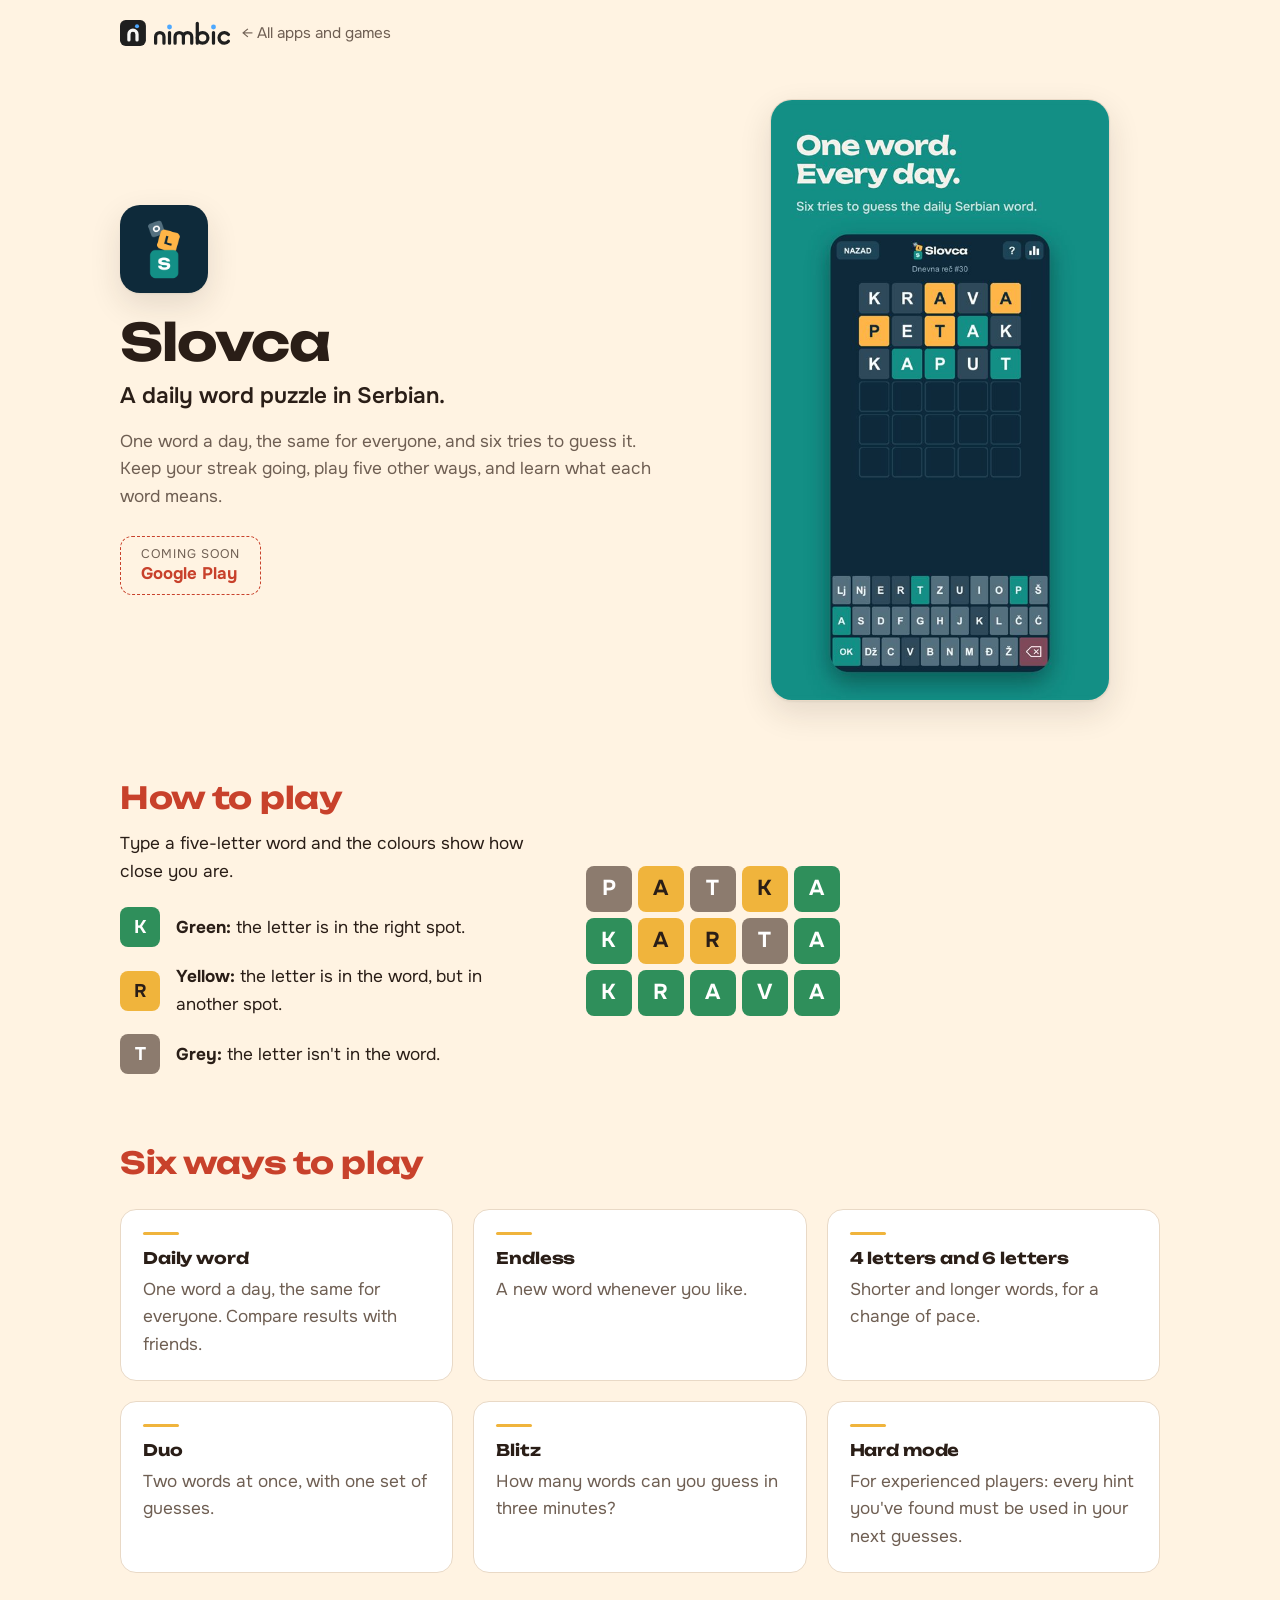
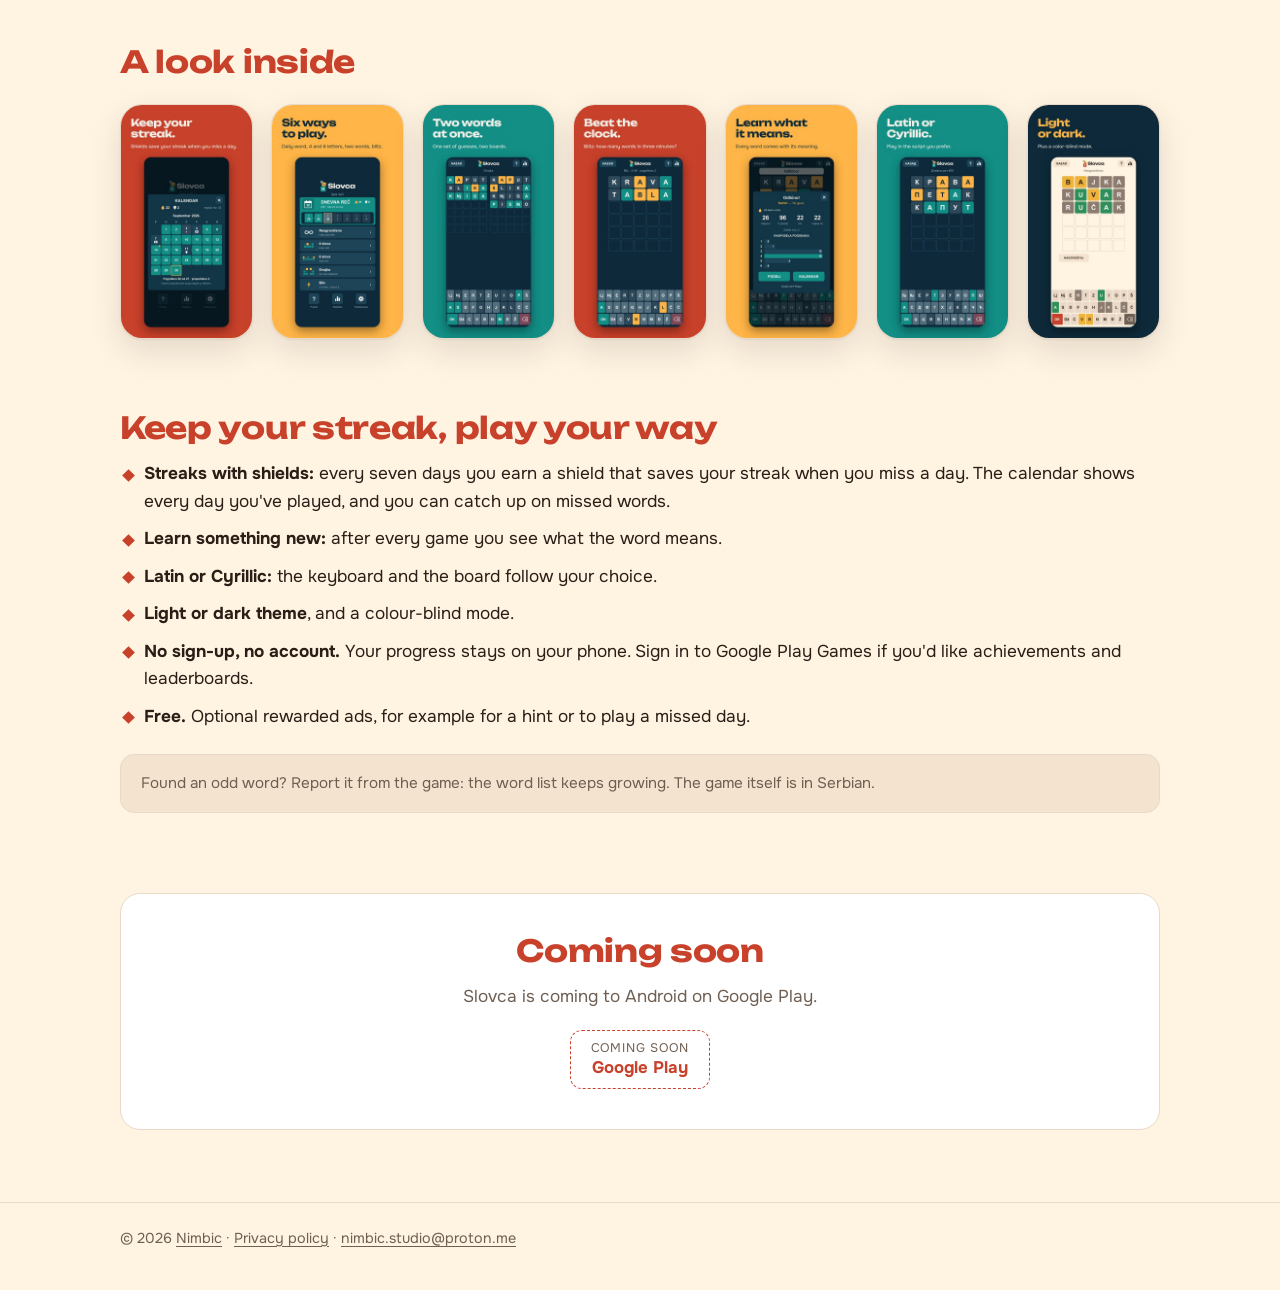
<file: slovca/index.html>
<!DOCTYPE html>
<html lang="en">
<head>
<meta charset="UTF-8">
<meta name="viewport" content="width=device-width, initial-scale=1.0">
<title>Slovca - A daily word puzzle in Serbian</title>
<meta name="description" content="Slovca is a word game in Serbian: one five-letter word a day, the same for everyone, and six tries to guess it. Six ways to play, streaks, Latin or Cyrillic. Coming soon to Google Play.">
<link rel="icon" type="image/png" href="../img/slovca-icon.png">
<link rel="apple-touch-icon" href="../img/slovca-icon.png">
<meta property="og:title" content="Slovca - A daily word puzzle in Serbian">
<meta property="og:description" content="One word a day, the same for everyone. Six tries, six ways to play, Latin or Cyrillic. Coming soon to Google Play.">
<meta property="og:type" content="website">
<meta property="og:url" content="https://nimbic-studio.github.io/slovca/">
<meta property="og:image" content="https://nimbic-studio.github.io/slovca/img/feature.jpg">
<meta property="og:image:width" content="1024">
<meta property="og:image:height" content="500">
<meta name="twitter:card" content="summary_large_image">
<link rel="preconnect" href="https://fonts.googleapis.com">
<link rel="preconnect" href="https://fonts.gstatic.com" crossorigin>
<link href="https://fonts.googleapis.com/css2?family=Onest:wght@400;600;700&family=Unbounded:wght@600;700&display=swap" rel="stylesheet">
<link rel="stylesheet" href="../assets/product.css">
<style>
  /* Slovca palettes (Slovca/Branding/README.md): Paprika when the phone is light, Dunav when it's dark - like the game. */
  :root {
    color-scheme: light dark;
    --bg: #FFF3E2;
    --surface: #FFFFFF;
    --raised: #F3E3CF;
    --line: #E9D9C6;
    --text: #2A1E17;
    --muted: #6F5F53;
    --accent: #C8412B;
    --accent-ink: #FFFFFF;
    --heading: #C8412B;
    --right: #2F8F5B;
    --wrong: #F0B43C;
    --none: #8C7B6E;
    --display: Unbounded, "Segoe UI", -apple-system, Roboto, Arial, sans-serif;
    --body: Onest, "Segoe UI", -apple-system, Roboto, Arial, sans-serif;
    --shadow: 0 1px 2px rgba(42,30,23,.06), 0 12px 32px rgba(42,30,23,.12);
  }
  @media (prefers-color-scheme: dark) {
    :root {
      --bg: #0E2A3A;
      --surface: #133647;
      --raised: #1E4557;
      --line: #1F4557;
      --text: #F4F1EA;
      --muted: #9FB6C2;
      --accent: #FFB547;
      --accent-ink: #2A1E17;
      --heading: #FFB547;
      --right: #138F86;
      --wrong: #FFB547;
      --none: #2E4A5A;
      --shadow: 0 1px 2px rgba(0,0,0,.3), 0 12px 32px rgba(0,0,0,.35);
    }
  }
  h1, h2, h3 { letter-spacing: -.01em; }
  h2 { font-size: clamp(1.4rem, 3.6vw, 1.9rem); }
  h3 { font-size: 1rem; }
  .app-hero h1 { font-size: clamp(2.2rem, 6.5vw, 3.2rem); }

  /* Letter tiles, as in the game: right spot, wrong spot, not in the word */
  .tiles { display: flex; gap: 6px; margin: 0; }
  .tile {
    width: 46px; height: 46px; border-radius: 8px; display: grid; place-items: center;
    font: 700 1.35rem/1 Onest, sans-serif; color: #fff; background: var(--none);
  }
  .tile.r { background: var(--right); }
  .tile.w { background: var(--wrong); color: #2A1E17; }
  .legend { display: grid; gap: 16px; margin-top: 22px; }
  .legend div { display: grid; grid-template-columns: auto 1fr; gap: 16px; align-items: center; }
  .legend .tile { width: 40px; height: 40px; font-size: 1.15rem; }
  .legend p { margin: 0; }
  .example { margin-top: 26px; }
  .example .tiles { flex-wrap: wrap; }
  .feature .rule { background: var(--wrong); }
</style>
</head>
<body>

<div class="topbar">
  <div class="wrap">
    <a href="../"><picture><source srcset="../brand/nimbic-logo-dark.svg" media="(prefers-color-scheme: dark)"><img src="../brand/nimbic-logo.svg" alt="Nimbic" width="113" height="26"></picture><span>&larr; All apps and games</span></a>
  </div>
</div>

<main>
  <header class="app-hero">
    <div class="wrap grid">
      <div>
        <img class="icon" src="../img/slovca-icon.png" alt="" width="88" height="88">
        <h1>Slovca</h1>
        <p class="tag">A daily word puzzle in Serbian.</p>
        <p class="pitch">One word a day, the same for everyone, and six tries to guess it. Keep your streak going, play five other ways, and learn what each word means.</p>
        <div class="stores">
          <span class="store"><small>Coming soon</small><b>Google Play</b></span>
        </div>
      </div>
      <img class="shot lead" src="img/phone-1.jpg" alt="One word, every day: six tries to guess the daily Serbian word" width="540" height="960">
    </div>
  </header>

  <div class="wrap">
    <section class="split" aria-labelledby="how">
      <div>
        <h2 id="how">How to play</h2>
        <p>Type a five-letter word and the colours show how close you are.</p>
        <div class="legend">
          <div><span class="tile r">K</span><p><b>Green:</b> the letter is in the right spot.</p></div>
          <div><span class="tile w">R</span><p><b>Yellow:</b> the letter is in the word, but in another spot.</p></div>
          <div><span class="tile">T</span><p><b>Grey:</b> the letter isn't in the word.</p></div>
        </div>
      </div>
      <div class="example" aria-hidden="true">
        <div class="tiles"><span class="tile">P</span><span class="tile w">A</span><span class="tile">T</span><span class="tile w">K</span><span class="tile r">A</span></div>
        <div class="tiles" style="margin-top:6px"><span class="tile r">K</span><span class="tile w">A</span><span class="tile w">R</span><span class="tile">T</span><span class="tile r">A</span></div>
        <div class="tiles" style="margin-top:6px"><span class="tile r">K</span><span class="tile r">R</span><span class="tile r">A</span><span class="tile r">V</span><span class="tile r">A</span></div>
      </div>
    </section>

    <section aria-labelledby="modes">
      <h2 id="modes">Six ways to play</h2>
      <div class="features">
        <div class="feature"><div class="rule"></div><h3>Daily word</h3><p>One word a day, the same for everyone. Compare results with friends.</p></div>
        <div class="feature"><div class="rule"></div><h3>Endless</h3><p>A new word whenever you like.</p></div>
        <div class="feature"><div class="rule"></div><h3>4 letters and 6 letters</h3><p>Shorter and longer words, for a change of pace.</p></div>
        <div class="feature"><div class="rule"></div><h3>Duo</h3><p>Two words at once, with one set of guesses.</p></div>
        <div class="feature"><div class="rule"></div><h3>Blitz</h3><p>How many words can you guess in three minutes?</p></div>
        <div class="feature"><div class="rule"></div><h3>Hard mode</h3><p>For experienced players: every hint you've found must be used in your next guesses.</p></div>
      </div>
    </section>

    <section aria-labelledby="inside">
      <h2 id="inside">A look inside</h2>
      <div class="screens" style="--screens: 7">
        <img class="shot" src="img/phone-2.jpg" alt="Keep your streak: shields save it when you miss a day" width="540" height="960" loading="lazy">
        <img class="shot" src="img/phone-3.jpg" alt="Six ways to play" width="540" height="960" loading="lazy">
        <img class="shot" src="img/phone-4.jpg" alt="Duo: two words at once" width="540" height="960" loading="lazy">
        <img class="shot" src="img/phone-5.jpg" alt="Blitz: beat the clock" width="540" height="960" loading="lazy">
        <img class="shot" src="img/phone-6.jpg" alt="Learn what each word means" width="540" height="960" loading="lazy">
        <img class="shot" src="img/phone-7.jpg" alt="Play in Latin or Cyrillic" width="540" height="960" loading="lazy">
        <img class="shot" src="img/phone-8.jpg" alt="Light or dark theme, plus a colour-blind mode" width="540" height="960" loading="lazy">
      </div>
    </section>

    <section aria-labelledby="streak">
      <h2 id="streak">Keep your streak, play your way</h2>
      <ul class="list">
        <li><b>Streaks with shields:</b> every seven days you earn a shield that saves your streak when you miss a day. The calendar shows every day you've played, and you can catch up on missed words.</li>
        <li><b>Learn something new:</b> after every game you see what the word means.</li>
        <li><b>Latin or Cyrillic:</b> the keyboard and the board follow your choice.</li>
        <li><b>Light or dark theme</b>, and a colour-blind mode.</li>
        <li><b>No sign-up, no account.</b> Your progress stays on your phone. Sign in to Google Play Games if you'd like achievements and leaderboards.</li>
        <li><b>Free.</b> Optional rewarded ads, for example for a hint or to play a missed day.</li>
      </ul>
      <div class="note"><p>Found an odd word? Report it from the game: the word list keeps growing. The game itself is in Serbian.</p></div>
    </section>

    <div class="cta">
      <h2>Coming soon</h2>
      <p class="muted">Slovca is coming to Android on Google Play.</p>
      <div class="stores">
        <span class="store"><small>Coming soon</small><b>Google Play</b></span>
      </div>
    </div>
  </div>
</main>

<footer>
  <div class="wrap">
    <p>&copy; 2026 <a href="../">Nimbic</a> &middot; <a href="privacy/">Privacy policy</a> &middot; <a href="mailto:nimbic.studio@proton.me">nimbic.studio@proton.me</a></p>
  </div>
</footer>

<script src="../assets/viewer.js"></script>
</body>
</html>
</file>
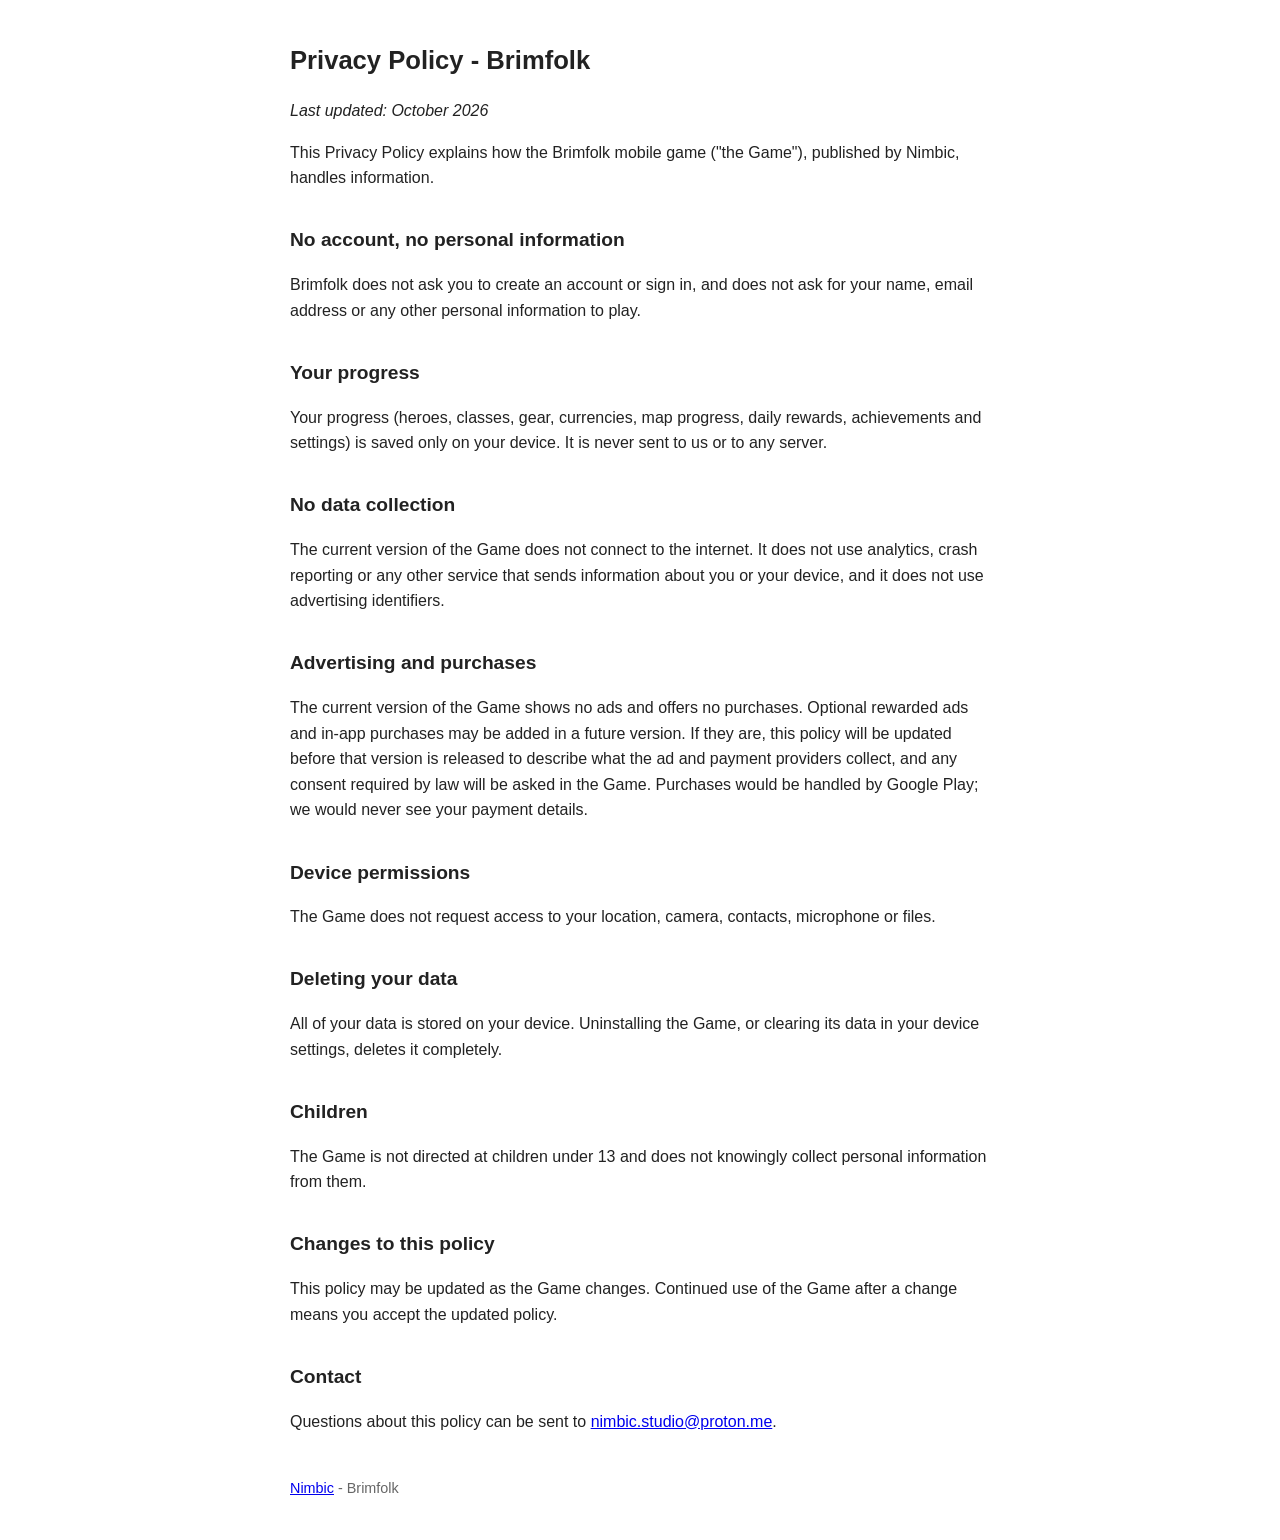
<file: brimfolk/privacy/index.html>
<!DOCTYPE html>
<html lang="en">
<head>
<meta charset="UTF-8">
<meta name="viewport" content="width=device-width, initial-scale=1.0">
<link rel="icon" type="image/png" href="../../img/brimfolk-icon.png">
<title>Privacy Policy - Brimfolk</title>
<style>
  body { font-family: -apple-system, Segoe UI, Roboto, Arial, sans-serif; max-width: 700px; margin: 40px auto; padding: 0 20px; line-height: 1.6; color: #222; }
  h1 { font-size: 1.6em; }
  h2 { font-size: 1.2em; margin-top: 1.8em; }
  footer { margin-top: 3em; font-size: 0.9em; color: #666; }
</style>
</head>
<body>

<h1>Privacy Policy - Brimfolk</h1>
<p><em>Last updated: October 2026</em></p>

<p>This Privacy Policy explains how the Brimfolk mobile game ("the Game"), published by Nimbic, handles information.</p>

<h2>No account, no personal information</h2>
<p>Brimfolk does not ask you to create an account or sign in, and does not ask for your name, email address or any other personal information to play.</p>

<h2>Your progress</h2>
<p>Your progress (heroes, classes, gear, currencies, map progress, daily rewards, achievements and settings) is saved only on your device. It is never sent to us or to any server.</p>

<h2>No data collection</h2>
<p>The current version of the Game does not connect to the internet. It does not use analytics, crash reporting or any other service that sends information about you or your device, and it does not use advertising identifiers.</p>

<h2>Advertising and purchases</h2>
<p>The current version of the Game shows no ads and offers no purchases. Optional rewarded ads and in-app purchases may be added in a future version. If they are, this policy will be updated before that version is released to describe what the ad and payment providers collect, and any consent required by law will be asked in the Game. Purchases would be handled by Google Play; we would never see your payment details.</p>

<h2>Device permissions</h2>
<p>The Game does not request access to your location, camera, contacts, microphone or files.</p>

<h2>Deleting your data</h2>
<p>All of your data is stored on your device. Uninstalling the Game, or clearing its data in your device settings, deletes it completely.</p>

<h2>Children</h2>
<p>The Game is not directed at children under 13 and does not knowingly collect personal information from them.</p>

<h2>Changes to this policy</h2>
<p>This policy may be updated as the Game changes. Continued use of the Game after a change means you accept the updated policy.</p>

<h2>Contact</h2>
<p>Questions about this policy can be sent to <a href="mailto:nimbic.studio@proton.me">nimbic.studio@proton.me</a>.</p>

<footer><a href="../../">Nimbic</a> - Brimfolk</footer>

</body>
</html>
</file>
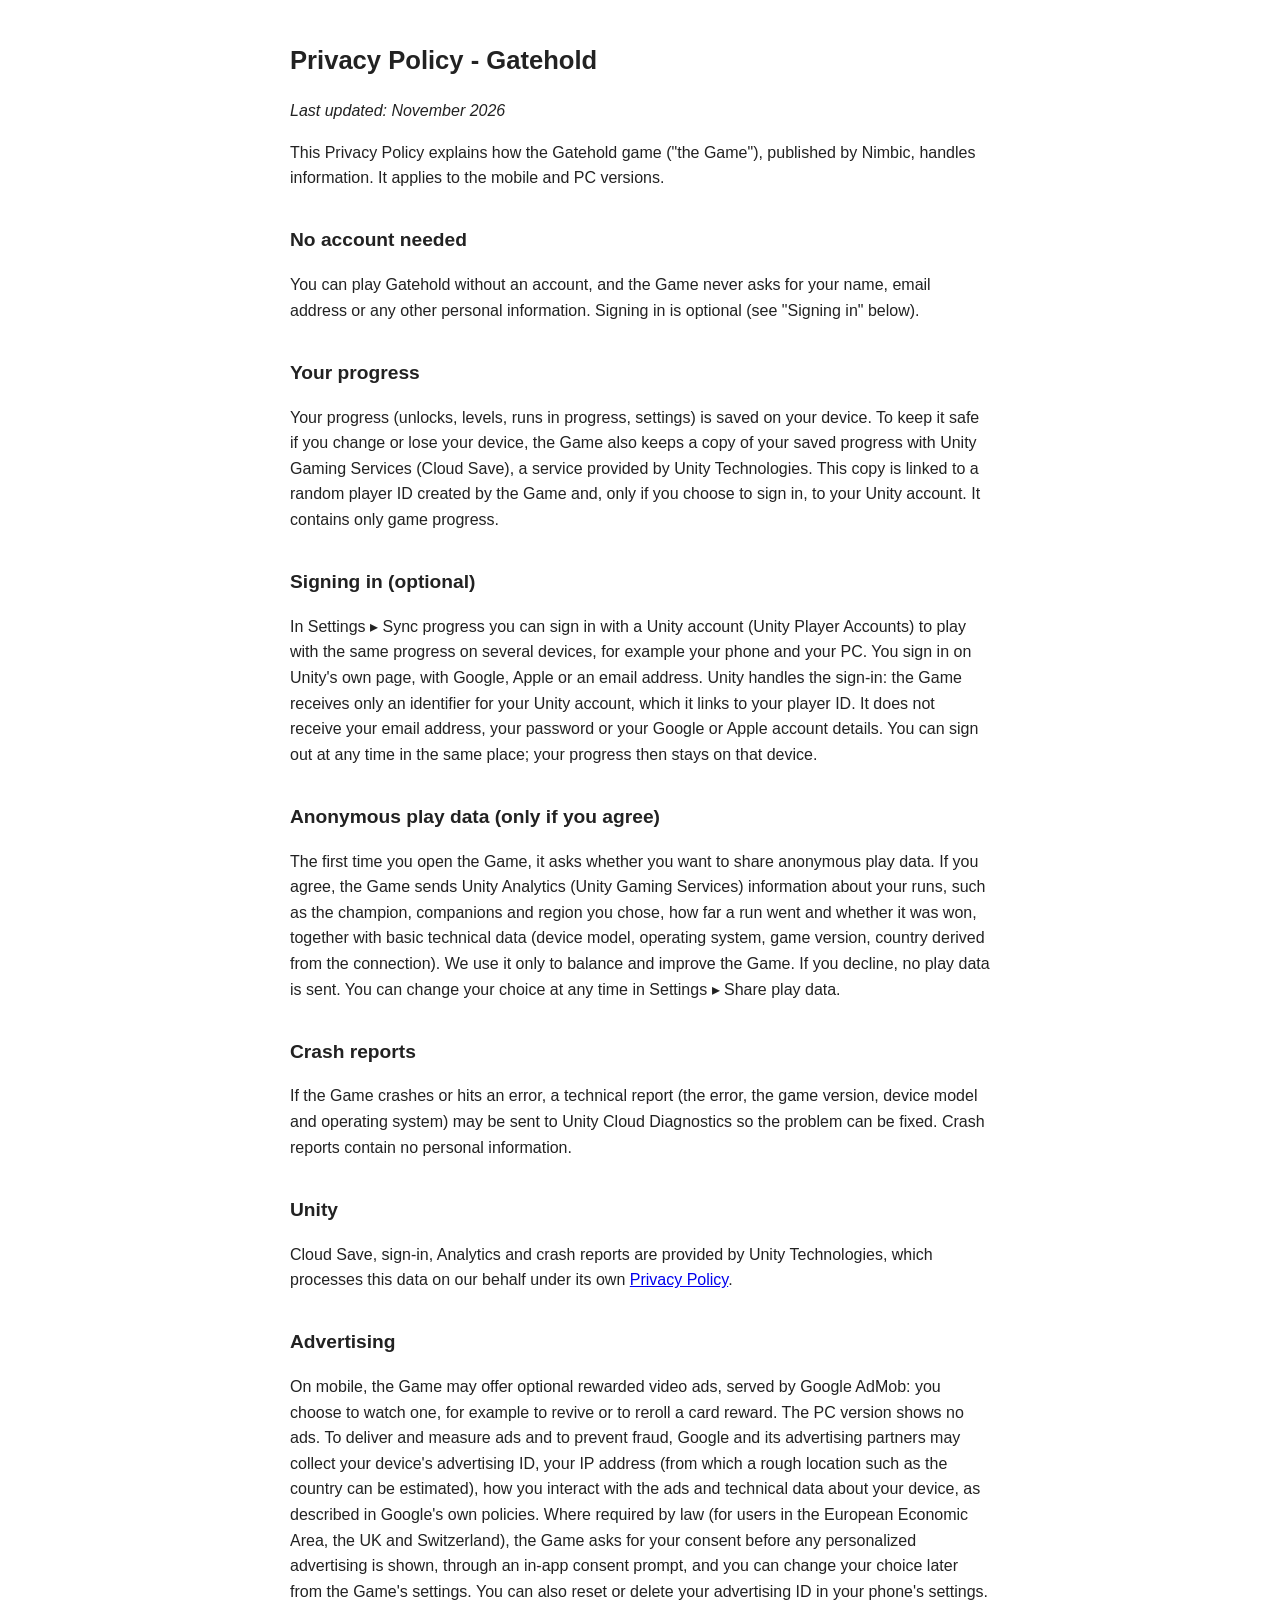
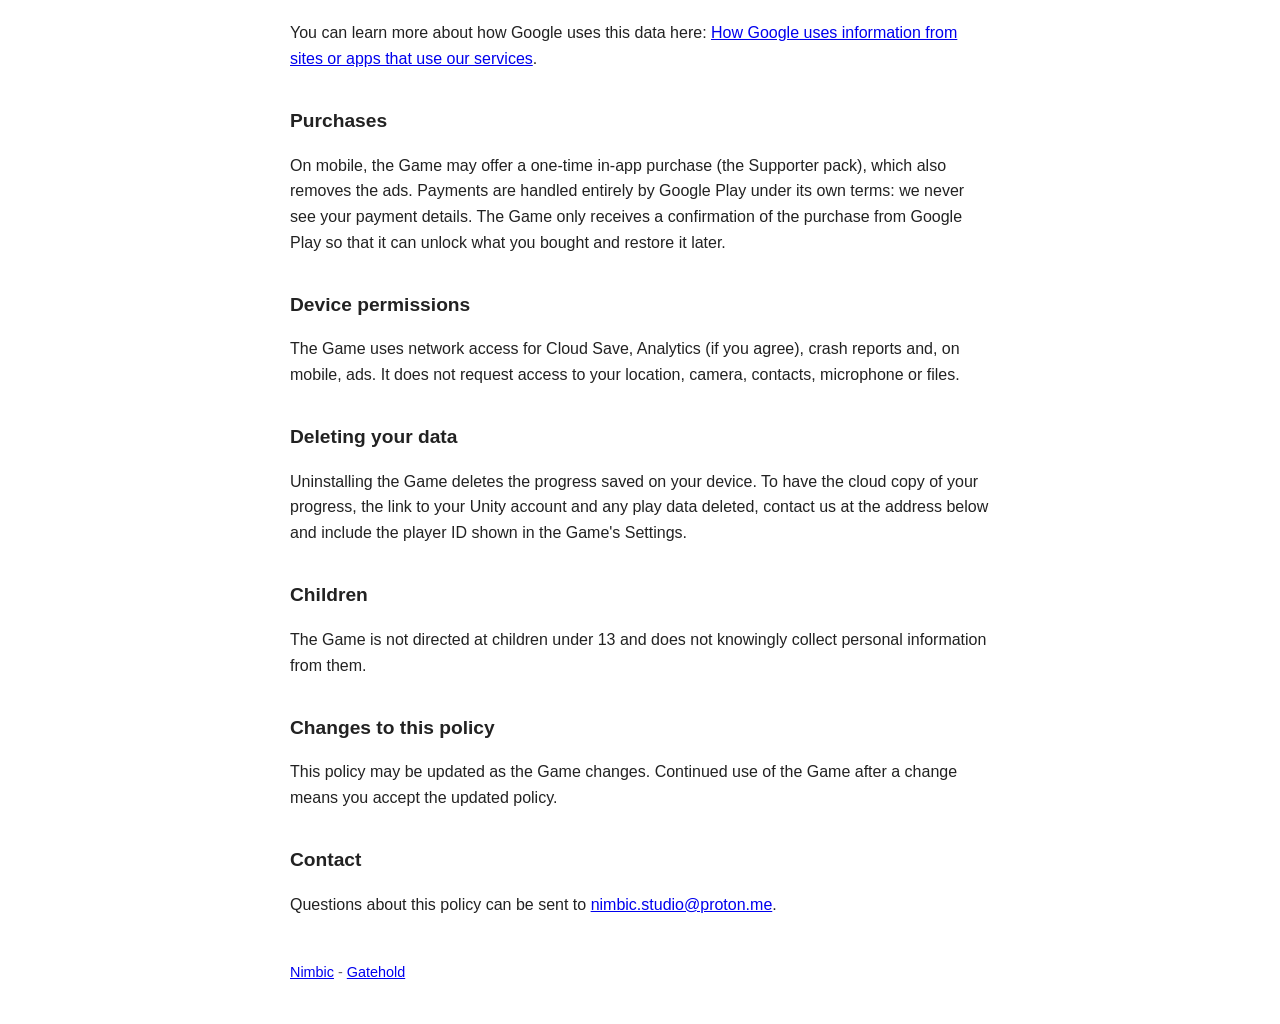
<file: gatehold/privacy/index.html>
<!DOCTYPE html>
<html lang="en">
<head>
<meta charset="UTF-8">
<meta name="viewport" content="width=device-width, initial-scale=1.0">
<link rel="icon" type="image/png" href="../../img/gatehold-icon.png">
<title>Privacy Policy - Gatehold</title>
<style>
  body { font-family: -apple-system, Segoe UI, Roboto, Arial, sans-serif; max-width: 700px; margin: 40px auto; padding: 0 20px; line-height: 1.6; color: #222; }
  h1 { font-size: 1.6em; }
  h2 { font-size: 1.2em; margin-top: 1.8em; }
  footer { margin-top: 3em; font-size: 0.9em; color: #666; }
</style>
</head>
<body>

<h1>Privacy Policy - Gatehold</h1>
<p><em>Last updated: November 2026</em></p>

<p>This Privacy Policy explains how the Gatehold game ("the Game"), published by Nimbic, handles information. It applies to the mobile and PC versions.</p>

<h2>No account needed</h2>
<p>You can play Gatehold without an account, and the Game never asks for your name, email address or any other personal information. Signing in is optional (see "Signing in" below).</p>

<h2>Your progress</h2>
<p>Your progress (unlocks, levels, runs in progress, settings) is saved on your device. To keep it safe if you change or lose your device, the Game also keeps a copy of your saved progress with Unity Gaming Services (Cloud Save), a service provided by Unity Technologies. This copy is linked to a random player ID created by the Game and, only if you choose to sign in, to your Unity account. It contains only game progress.</p>

<h2>Signing in (optional)</h2>
<p>In Settings ▸ Sync progress you can sign in with a Unity account (Unity Player Accounts) to play with the same progress on several devices, for example your phone and your PC. You sign in on Unity's own page, with Google, Apple or an email address. Unity handles the sign-in: the Game receives only an identifier for your Unity account, which it links to your player ID. It does not receive your email address, your password or your Google or Apple account details. You can sign out at any time in the same place; your progress then stays on that device.</p>

<h2>Anonymous play data (only if you agree)</h2>
<p>The first time you open the Game, it asks whether you want to share anonymous play data. If you agree, the Game sends Unity Analytics (Unity Gaming Services) information about your runs, such as the champion, companions and region you chose, how far a run went and whether it was won, together with basic technical data (device model, operating system, game version, country derived from the connection). We use it only to balance and improve the Game. If you decline, no play data is sent. You can change your choice at any time in Settings ▸ Share play data.</p>

<h2>Crash reports</h2>
<p>If the Game crashes or hits an error, a technical report (the error, the game version, device model and operating system) may be sent to Unity Cloud Diagnostics so the problem can be fixed. Crash reports contain no personal information.</p>

<h2>Unity</h2>
<p>Cloud Save, sign-in, Analytics and crash reports are provided by Unity Technologies, which processes this data on our behalf under its own <a href="https://unity.com/legal/privacy-policy">Privacy Policy</a>.</p>

<h2>Advertising</h2>
<p>On mobile, the Game may offer optional rewarded video ads, served by Google AdMob: you choose to watch one, for example to revive or to reroll a card reward. The PC version shows no ads. To deliver and measure ads and to prevent fraud, Google and its advertising partners may collect your device's advertising ID, your IP address (from which a rough location such as the country can be estimated), how you interact with the ads and technical data about your device, as described in Google's own policies. Where required by law (for users in the European Economic Area, the UK and Switzerland), the Game asks for your consent before any personalized advertising is shown, through an in-app consent prompt, and you can change your choice later from the Game's settings. You can also reset or delete your advertising ID in your phone's settings.</p>
<p>You can learn more about how Google uses this data here: <a href="https://policies.google.com/technologies/partner-sites">How Google uses information from sites or apps that use our services</a>.</p>

<h2>Purchases</h2>
<p>On mobile, the Game may offer a one-time in-app purchase (the Supporter pack), which also removes the ads. Payments are handled entirely by Google Play under its own terms: we never see your payment details. The Game only receives a confirmation of the purchase from Google Play so that it can unlock what you bought and restore it later.</p>

<h2>Device permissions</h2>
<p>The Game uses network access for Cloud Save, Analytics (if you agree), crash reports and, on mobile, ads. It does not request access to your location, camera, contacts, microphone or files.</p>

<h2>Deleting your data</h2>
<p>Uninstalling the Game deletes the progress saved on your device. To have the cloud copy of your progress, the link to your Unity account and any play data deleted, contact us at the address below and include the player ID shown in the Game's Settings.</p>

<h2>Children</h2>
<p>The Game is not directed at children under 13 and does not knowingly collect personal information from them.</p>

<h2>Changes to this policy</h2>
<p>This policy may be updated as the Game changes. Continued use of the Game after a change means you accept the updated policy.</p>

<h2>Contact</h2>
<p>Questions about this policy can be sent to <a href="mailto:nimbic.studio@proton.me">nimbic.studio@proton.me</a>.</p>

<footer><a href="../../">Nimbic</a> - <a href="../">Gatehold</a></footer>

</body>
</html>
</file>
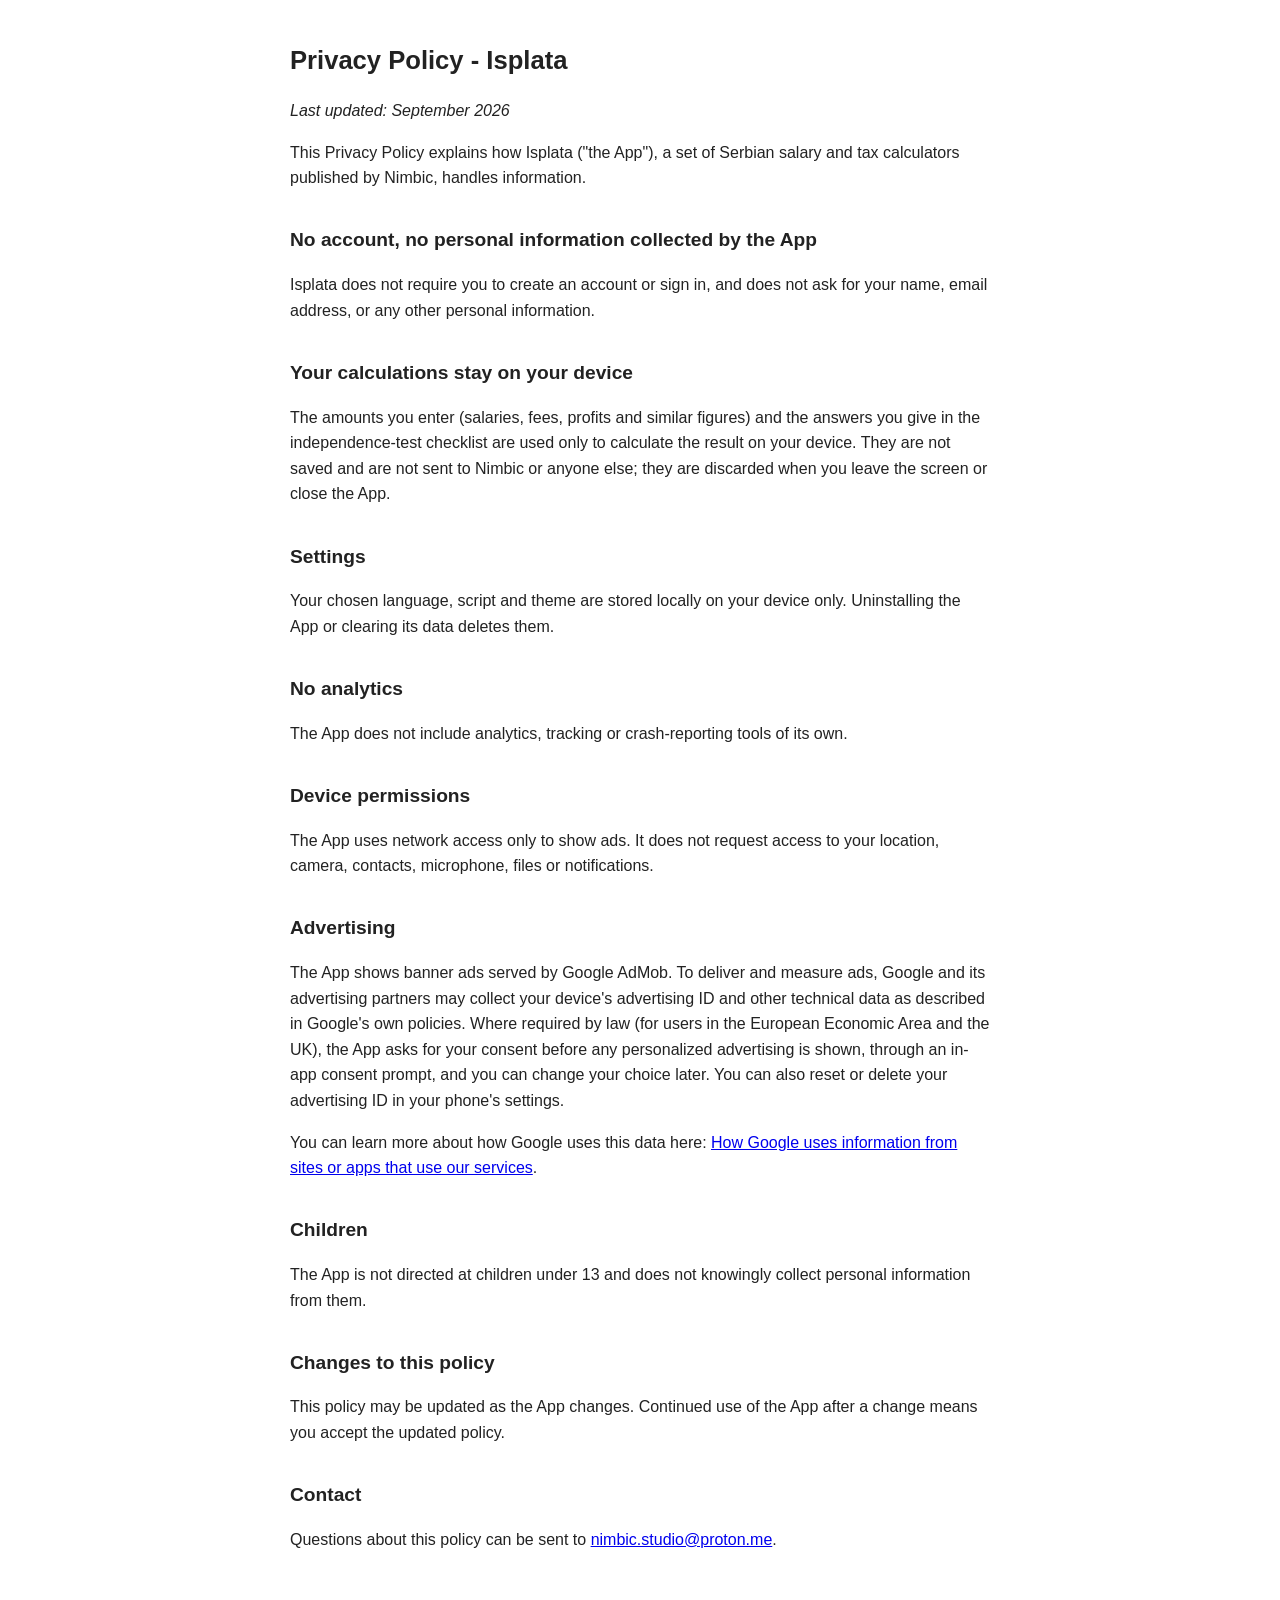
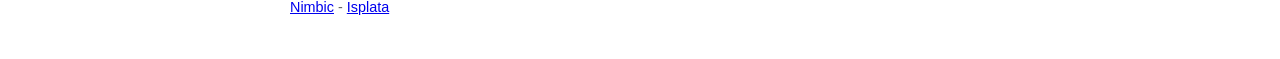
<file: isplata/privacy/index.html>
<!DOCTYPE html>
<html lang="en">
<head>
<meta charset="UTF-8">
<meta name="viewport" content="width=device-width, initial-scale=1.0">
<title>Privacy Policy - Isplata</title>
<link rel="icon" type="image/png" href="../../img/isplata-icon.png">
<style>
  body { font-family: -apple-system, Segoe UI, Roboto, Arial, sans-serif; max-width: 700px; margin: 40px auto; padding: 0 20px; line-height: 1.6; color: #222; }
  h1 { font-size: 1.6em; }
  h2 { font-size: 1.2em; margin-top: 1.8em; }
  footer { margin-top: 3em; font-size: 0.9em; color: #666; }
</style>
</head>
<body>

<h1>Privacy Policy - Isplata</h1>
<p><em>Last updated: September 2026</em></p>

<p>This Privacy Policy explains how Isplata ("the App"), a set of Serbian salary and tax calculators published by Nimbic, handles information.</p>

<h2>No account, no personal information collected by the App</h2>
<p>Isplata does not require you to create an account or sign in, and does not ask for your name, email address, or any other personal information.</p>

<h2>Your calculations stay on your device</h2>
<p>The amounts you enter (salaries, fees, profits and similar figures) and the answers you give in the independence-test checklist are used only to calculate the result on your device. They are not saved and are not sent to Nimbic or anyone else; they are discarded when you leave the screen or close the App.</p>

<h2>Settings</h2>
<p>Your chosen language, script and theme are stored locally on your device only. Uninstalling the App or clearing its data deletes them.</p>

<h2>No analytics</h2>
<p>The App does not include analytics, tracking or crash-reporting tools of its own.</p>

<h2>Device permissions</h2>
<p>The App uses network access only to show ads. It does not request access to your location, camera, contacts, microphone, files or notifications.</p>

<h2>Advertising</h2>
<p>The App shows banner ads served by Google AdMob. To deliver and measure ads, Google and its advertising partners may collect your device's advertising ID and other technical data as described in Google's own policies. Where required by law (for users in the European Economic Area and the UK), the App asks for your consent before any personalized advertising is shown, through an in-app consent prompt, and you can change your choice later. You can also reset or delete your advertising ID in your phone's settings.</p>
<p>You can learn more about how Google uses this data here: <a href="https://policies.google.com/technologies/partner-sites">How Google uses information from sites or apps that use our services</a>.</p>

<h2>Children</h2>
<p>The App is not directed at children under 13 and does not knowingly collect personal information from them.</p>

<h2>Changes to this policy</h2>
<p>This policy may be updated as the App changes. Continued use of the App after a change means you accept the updated policy.</p>

<h2>Contact</h2>
<p>Questions about this policy can be sent to <a href="mailto:nimbic.studio@proton.me">nimbic.studio@proton.me</a>.</p>

<footer><a href="../../">Nimbic</a> - <a href="../">Isplata</a></footer>

</body>
</html>
</file>
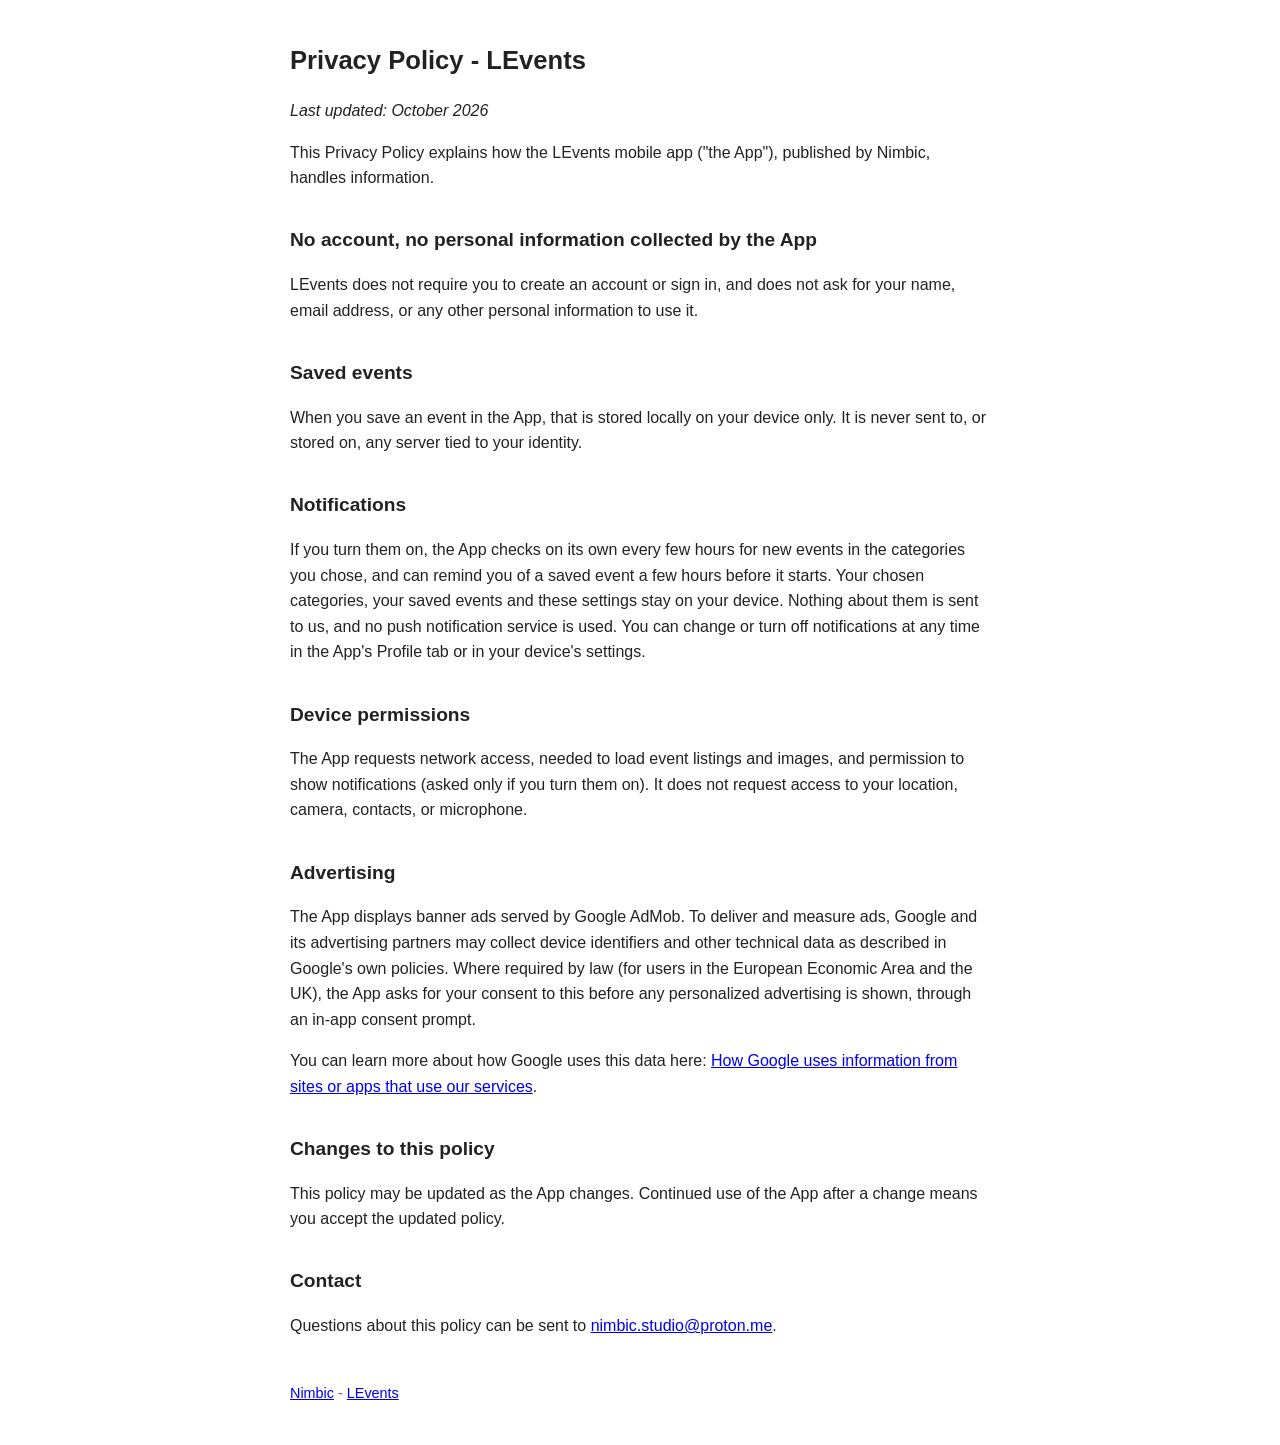
<file: levents/privacy/index.html>
<!DOCTYPE html>
<html lang="en">
<head>
<meta charset="UTF-8">
<meta name="viewport" content="width=device-width, initial-scale=1.0">
<title>Privacy Policy - LEvents</title>
<link rel="icon" type="image/png" href="../../img/levents-icon.png">
<style>
  body { font-family: -apple-system, Segoe UI, Roboto, Arial, sans-serif; max-width: 700px; margin: 40px auto; padding: 0 20px; line-height: 1.6; color: #222; }
  h1 { font-size: 1.6em; }
  h2 { font-size: 1.2em; margin-top: 1.8em; }
  footer { margin-top: 3em; font-size: 0.9em; color: #666; }
</style>
</head>
<body>

<h1>Privacy Policy - LEvents</h1>
<p><em>Last updated: October 2026</em></p>

<p>This Privacy Policy explains how the LEvents mobile app ("the App"), published by Nimbic, handles information.</p>

<h2>No account, no personal information collected by the App</h2>
<p>LEvents does not require you to create an account or sign in, and does not ask for your name, email address, or any other personal information to use it.</p>

<h2>Saved events</h2>
<p>When you save an event in the App, that is stored locally on your device only. It is never sent to, or stored on, any server tied to your identity.</p>

<h2>Notifications</h2>
<p>If you turn them on, the App checks on its own every few hours for new events in the categories you chose, and can remind you of a saved event a few hours before it starts. Your chosen categories, your saved events and these settings stay on your device. Nothing about them is sent to us, and no push notification service is used. You can change or turn off notifications at any time in the App's Profile tab or in your device's settings.</p>

<h2>Device permissions</h2>
<p>The App requests network access, needed to load event listings and images, and permission to show notifications (asked only if you turn them on). It does not request access to your location, camera, contacts, or microphone.</p>

<h2>Advertising</h2>
<p>The App displays banner ads served by Google AdMob. To deliver and measure ads, Google and its advertising partners may collect device identifiers and other technical data as described in Google's own policies. Where required by law (for users in the European Economic Area and the UK), the App asks for your consent to this before any personalized advertising is shown, through an in-app consent prompt.</p>
<p>You can learn more about how Google uses this data here: <a href="https://policies.google.com/technologies/partner-sites">How Google uses information from sites or apps that use our services</a>.</p>

<h2>Changes to this policy</h2>
<p>This policy may be updated as the App changes. Continued use of the App after a change means you accept the updated policy.</p>

<h2>Contact</h2>
<p>Questions about this policy can be sent to <a href="mailto:nimbic.studio@proton.me">nimbic.studio@proton.me</a>.</p>

<footer><a href="../../">Nimbic</a> - <a href="../">LEvents</a></footer>

</body>
</html>
</file>
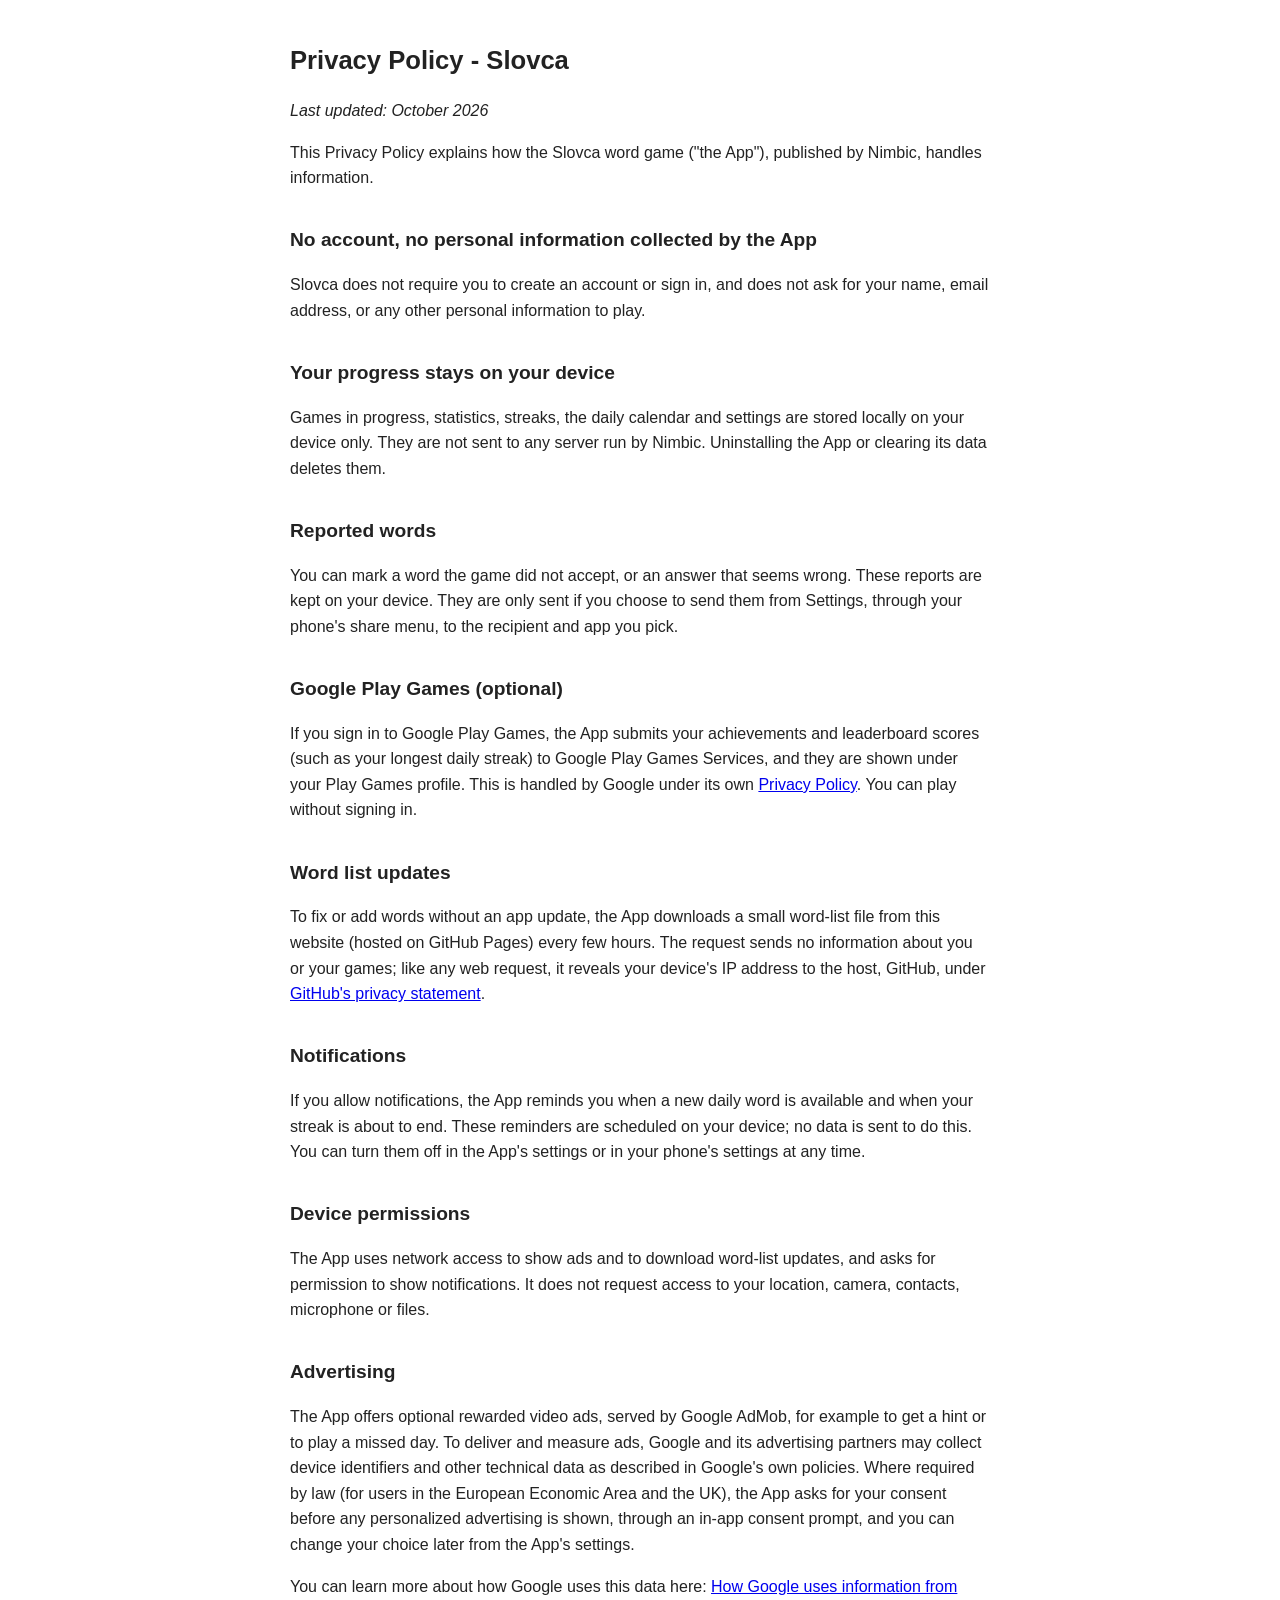
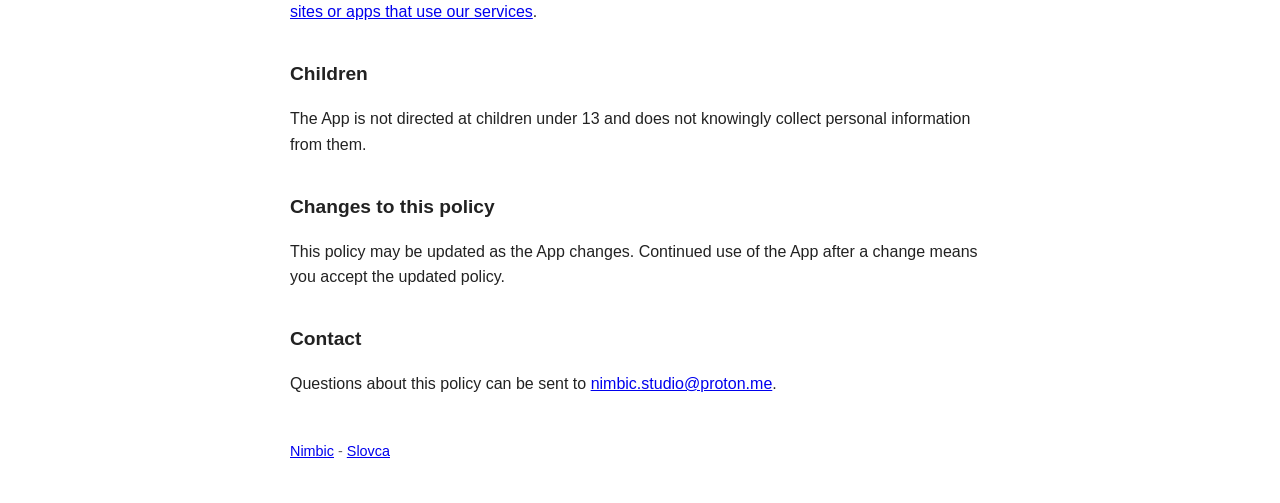
<file: slovca/privacy/index.html>
<!DOCTYPE html>
<html lang="en">
<head>
<meta charset="UTF-8">
<meta name="viewport" content="width=device-width, initial-scale=1.0">
<title>Privacy Policy - Slovca</title>
<link rel="icon" type="image/png" href="../../img/slovca-icon.png">
<style>
  body { font-family: -apple-system, Segoe UI, Roboto, Arial, sans-serif; max-width: 700px; margin: 40px auto; padding: 0 20px; line-height: 1.6; color: #222; }
  h1 { font-size: 1.6em; }
  h2 { font-size: 1.2em; margin-top: 1.8em; }
  footer { margin-top: 3em; font-size: 0.9em; color: #666; }
</style>
</head>
<body>

<h1>Privacy Policy - Slovca</h1>
<p><em>Last updated: October 2026</em></p>

<p>This Privacy Policy explains how the Slovca word game ("the App"), published by Nimbic, handles information.</p>

<h2>No account, no personal information collected by the App</h2>
<p>Slovca does not require you to create an account or sign in, and does not ask for your name, email address, or any other personal information to play.</p>

<h2>Your progress stays on your device</h2>
<p>Games in progress, statistics, streaks, the daily calendar and settings are stored locally on your device only. They are not sent to any server run by Nimbic. Uninstalling the App or clearing its data deletes them.</p>

<h2>Reported words</h2>
<p>You can mark a word the game did not accept, or an answer that seems wrong. These reports are kept on your device. They are only sent if you choose to send them from Settings, through your phone's share menu, to the recipient and app you pick.</p>

<h2>Google Play Games (optional)</h2>
<p>If you sign in to Google Play Games, the App submits your achievements and leaderboard scores (such as your longest daily streak) to Google Play Games Services, and they are shown under your Play Games profile. This is handled by Google under its own <a href="https://policies.google.com/privacy">Privacy Policy</a>. You can play without signing in.</p>

<h2>Word list updates</h2>
<p>To fix or add words without an app update, the App downloads a small word-list file from this website (hosted on GitHub Pages) every few hours. The request sends no information about you or your games; like any web request, it reveals your device's IP address to the host, GitHub, under <a href="https://docs.github.com/en/site-policy/privacy-policies/github-general-privacy-statement">GitHub's privacy statement</a>.</p>

<h2>Notifications</h2>
<p>If you allow notifications, the App reminds you when a new daily word is available and when your streak is about to end. These reminders are scheduled on your device; no data is sent to do this. You can turn them off in the App's settings or in your phone's settings at any time.</p>

<h2>Device permissions</h2>
<p>The App uses network access to show ads and to download word-list updates, and asks for permission to show notifications. It does not request access to your location, camera, contacts, microphone or files.</p>

<h2>Advertising</h2>
<p>The App offers optional rewarded video ads, served by Google AdMob, for example to get a hint or to play a missed day. To deliver and measure ads, Google and its advertising partners may collect device identifiers and other technical data as described in Google's own policies. Where required by law (for users in the European Economic Area and the UK), the App asks for your consent before any personalized advertising is shown, through an in-app consent prompt, and you can change your choice later from the App's settings.</p>
<p>You can learn more about how Google uses this data here: <a href="https://policies.google.com/technologies/partner-sites">How Google uses information from sites or apps that use our services</a>.</p>

<h2>Children</h2>
<p>The App is not directed at children under 13 and does not knowingly collect personal information from them.</p>

<h2>Changes to this policy</h2>
<p>This policy may be updated as the App changes. Continued use of the App after a change means you accept the updated policy.</p>

<h2>Contact</h2>
<p>Questions about this policy can be sent to <a href="mailto:nimbic.studio@proton.me">nimbic.studio@proton.me</a>.</p>

<footer><a href="../../">Nimbic</a> - <a href="../">Slovca</a></footer>

</body>
</html>
</file>
<file: assets/product.css>
/* Shared layout for Nimbic product pages (/gatehold/, /levents/, ...).
   Each page sets its own palette and fonts as tokens on :root (and in a dark-mode block if it has one),
   and keeps only product-specific bits (hero background, special lists) in its own <style>.

   Tokens a page sets:
     --bg --surface --raised --line --text --muted   surfaces and text
     --accent        highlight colour: links on hover, bullets, store badges, focus rings
     --accent-ink    text on an --accent fill
     --heading       section headings (often --accent or --text)
     --display       heading font stack     --body   body font stack
     --shadow        shadow under screenshots
     --viewer-bg     screenshot viewer backdrop (always dark) */

* { box-sizing: border-box; }
html { -webkit-text-size-adjust: 100%; }
body {
  margin: 0;
  background: var(--bg);
  color: var(--text);
  font-family: var(--body);
  font-size: 1.075rem;
  line-height: 1.6;
}
img { max-width: 100%; height: auto; display: block; }
a { color: inherit; text-underline-offset: 3px; }
a:hover { color: var(--accent); }
.wrap { max-width: 1080px; margin: 0 auto; padding: 0 20px; }
h1, h2, h3 { font-family: var(--display); font-weight: 700; line-height: 1.15; }
h2 { font-size: clamp(1.6rem, 4vw, 2.2rem); margin: 0 0 14px; color: var(--heading); }
h3 { font-size: 1.15rem; margin: 0 0 8px; }
p { margin: 0 0 14px; }
.muted { color: var(--muted); }
.sr-only { position: absolute; width: 1px; height: 1px; overflow: hidden; clip: rect(0 0 0 0); white-space: nowrap; }

/* Back to the studio */
.topbar { padding: 20px 0; }
.topbar.over { position: absolute; inset: 0 0 auto; z-index: 2; }
.topbar a { display: inline-flex; align-items: center; gap: 10px; text-decoration: none; color: var(--muted); font-size: .95rem; }
.topbar a:hover { color: var(--text); }
.topbar img { height: 26px; width: auto; }

/* "Coming soon" store badges, plain text: the official badge images may only link to a live listing (see .badge) */
.stores { display: flex; flex-wrap: wrap; gap: 12px; }
.store {
  display: inline-flex; flex-direction: column; padding: 10px 20px; border-radius: 12px;
  border: 1.5px dashed var(--accent); color: var(--accent); line-height: 1.25; text-decoration: none;
}
.store small { color: var(--muted); font-size: .78rem; text-transform: uppercase; letter-spacing: .08em; }
.store b { font-size: 1.05rem; }

/* Official store badges (Google Play, itch.io), used unmodified and only as links to a live listing.
   Google's PNG has transparent padding built in, so it's set taller to look the same size. */
.stores { align-items: center; }
.badge { display: inline-block; line-height: 0; }
.badge .gp { height: 64px; width: auto; }
.badge .itch { height: 46px; width: auto; }

/* App hero: icon, name, tagline, pitch and badges beside a lead screenshot */
.app-hero { padding: 24px 0 8px; }
.app-hero .grid { display: grid; grid-template-columns: minmax(0, 1.25fr) minmax(0, 1fr); gap: 48px; align-items: center; }
.app-hero .icon { width: 88px; height: 88px; border-radius: 20px; margin: 0 0 20px; box-shadow: var(--shadow); }
.app-hero h1 { font-size: clamp(2.4rem, 7vw, 3.6rem); letter-spacing: -.02em; margin: 0 0 6px; }
.app-hero .tag { font-size: clamp(1.15rem, 3vw, 1.4rem); font-weight: 600; margin: 0 0 14px; }
.app-hero .pitch { color: var(--muted); max-width: 32em; margin: 0 0 26px; }
.app-hero .lead { max-width: 340px; justify-self: center; }

section { padding: 72px 0 0; }
.split { display: grid; grid-template-columns: minmax(0, 1fr) minmax(0, 1.35fr); gap: 40px; align-items: center; }
/* Let grid columns shrink below an image's natural width. */
.split > *, .phones > *, .screens > *, .gallery > *, .features > *, .stats > *, .app-hero .grid > * { min-width: 0; }
.shot { width: 100%; border-radius: 14px; border: 1px solid var(--line); box-shadow: var(--shadow); overflow: hidden; background: var(--surface); }

/* Numbers strip */
.stats { display: grid; grid-template-columns: repeat(var(--stats, 6), minmax(0, 1fr)); gap: 1px; background: var(--line); border: 1px solid var(--line); border-radius: 16px; overflow: hidden; margin-top: 72px; }
.stats div { background: var(--surface); padding: 18px 10px; text-align: center; }
.stats b { display: block; font-family: var(--display); font-size: 1.9rem; color: var(--accent); line-height: 1.1; }
.stats span { color: var(--muted); font-size: .9rem; }

/* Feature cards */
.features { display: grid; grid-template-columns: repeat(3, minmax(0, 1fr)); gap: 20px; margin-top: 28px; }
.feature { background: var(--surface); border: 1px solid var(--line); border-radius: 16px; padding: 22px; }
.feature p { color: var(--muted); margin: 0; }
.feature .rule { width: 36px; height: 3px; background: var(--accent); border-radius: 2px; margin: 0 0 14px; }

/* Phone screenshots: .phones is a small row beside text, .screens a full-width strip */
.phones { display: grid; grid-template-columns: repeat(3, minmax(0, 1fr)); gap: 20px; max-width: 760px; }
.screens { display: grid; grid-template-columns: repeat(var(--screens, 4), minmax(0, 1fr)); gap: 18px; margin-top: 24px; }
.phones .shot, .screens .shot, .app-hero .lead.shot { border-radius: 22px; }

/* Wide (PC) screenshot gallery */
.gallery { display: grid; grid-template-columns: repeat(3, minmax(0, 1fr)); gap: 16px; margin-top: 24px; }
.gallery a { display: block; }
.gallery .shot { transition: transform .15s ease, border-color .15s ease; }
.gallery a:hover .shot, .gallery a:focus-visible .shot { transform: translateY(-2px); border-color: var(--accent); }

/* Bulleted list with small diamond markers */
.list { margin: 0; padding: 0; list-style: none; display: grid; gap: 10px; }
.list li { padding-left: 24px; position: relative; }
.list li::before { content: ""; position: absolute; left: 4px; top: .6em; width: 9px; height: 9px; transform: rotate(45deg); background: var(--accent); }

.note { margin-top: 24px; padding: 16px 20px; border-radius: 14px; background: var(--raised); border: 1px solid var(--line); color: var(--muted); font-size: .95rem; }
.note p:last-child { margin: 0; }

.cta { margin: 80px 0 0; padding: 40px; text-align: center; background: var(--surface); border: 1px solid var(--line); border-radius: 20px; }
.cta .stores { justify-content: center; margin-top: 20px; }

footer { margin-top: 72px; border-top: 1px solid var(--line); padding: 24px 0 40px; color: var(--muted); font-size: .9rem; }
footer .wrap { display: flex; flex-wrap: wrap; gap: 8px 24px; justify-content: space-between; }
footer p { margin: 0; }

/* Screenshot viewer (assets/viewer.js): every main .shot opens it; arrows cycle through all of them and loop. */
.js main .shot { cursor: zoom-in; }
.js main .shot:focus-visible { outline: 2px solid var(--accent); outline-offset: 3px; }
.viewer { position: fixed; inset: 0; width: 100%; height: 100%; max-width: none; max-height: none; margin: 0; padding: 0; border: 0; background: var(--viewer-bg, rgba(8,9,12,.94)); color: #F2F2F0; }
.viewer::backdrop { background: var(--viewer-bg, rgba(8,9,12,.94)); }
.viewer[open] { display: grid; grid-template-rows: 1fr auto; }
.viewer figure { margin: 0; min-height: 0; display: grid; place-items: center; padding: 56px 72px 8px; }
.viewer img { max-width: 100%; max-height: calc(100vh - 130px); max-height: calc(100dvh - 130px); width: auto; height: auto; object-fit: contain; border-radius: 10px; box-shadow: 0 20px 60px rgba(0,0,0,.6); user-select: none; -webkit-user-drag: none; }
.viewer figcaption { text-align: center; color: rgba(242,242,240,.7); padding: 10px 20px 22px; font-size: .95rem; }
.viewer figcaption b { color: #F2F2F0; font-weight: 600; margin-right: 10px; }
.viewer button {
  position: absolute; display: grid; place-items: center; width: 48px; height: 48px; padding: 0;
  border: 1px solid rgba(255,255,255,.18); border-radius: 50%; background: rgba(30,32,38,.85); color: #F2F2F0; cursor: pointer;
}
.viewer button:hover { border-color: var(--accent); color: var(--accent); }
.viewer button:focus-visible { outline: 2px solid var(--accent); outline-offset: 2px; }
.viewer button svg { width: 22px; height: 22px; }
.viewer .prev { left: 14px; top: 50%; transform: translateY(-50%); }
.viewer .next { right: 14px; top: 50%; transform: translateY(-50%); }
.viewer .close { right: 14px; top: 12px; width: 42px; height: 42px; }

@media (max-width: 860px) {
  .split, .phone-split, .app-hero .grid { grid-template-columns: minmax(0, 1fr); gap: 24px; }
  .app-hero .lead { max-width: 280px; }
  .features { grid-template-columns: minmax(0, 1fr); }
  .stats { grid-template-columns: repeat(3, minmax(0, 1fr)); }
  .gallery { grid-template-columns: repeat(2, minmax(0, 1fr)); }
  .screens { grid-template-columns: repeat(3, minmax(0, 1fr)); }
}
@media (max-width: 560px) {
  section { padding-top: 56px; }
  .phones { gap: 10px; }
  .phones .shot, .screens .shot { border-radius: 14px; }
  .screens { grid-template-columns: repeat(2, minmax(0, 1fr)); gap: 12px; }
  .gallery { grid-template-columns: minmax(0, 1fr); }
  .stats b { font-size: 1.5rem; }
  .cta { padding: 28px 20px; }
  .viewer figure { padding: 60px 10px 8px; }
  .viewer .prev, .viewer .next { top: auto; bottom: 14px; transform: none; width: 44px; height: 44px; }
  .viewer figcaption { padding: 10px 70px 24px; min-height: 76px; }
  .viewer img { max-height: calc(100vh - 160px); max-height: calc(100dvh - 160px); }
}
</file>
